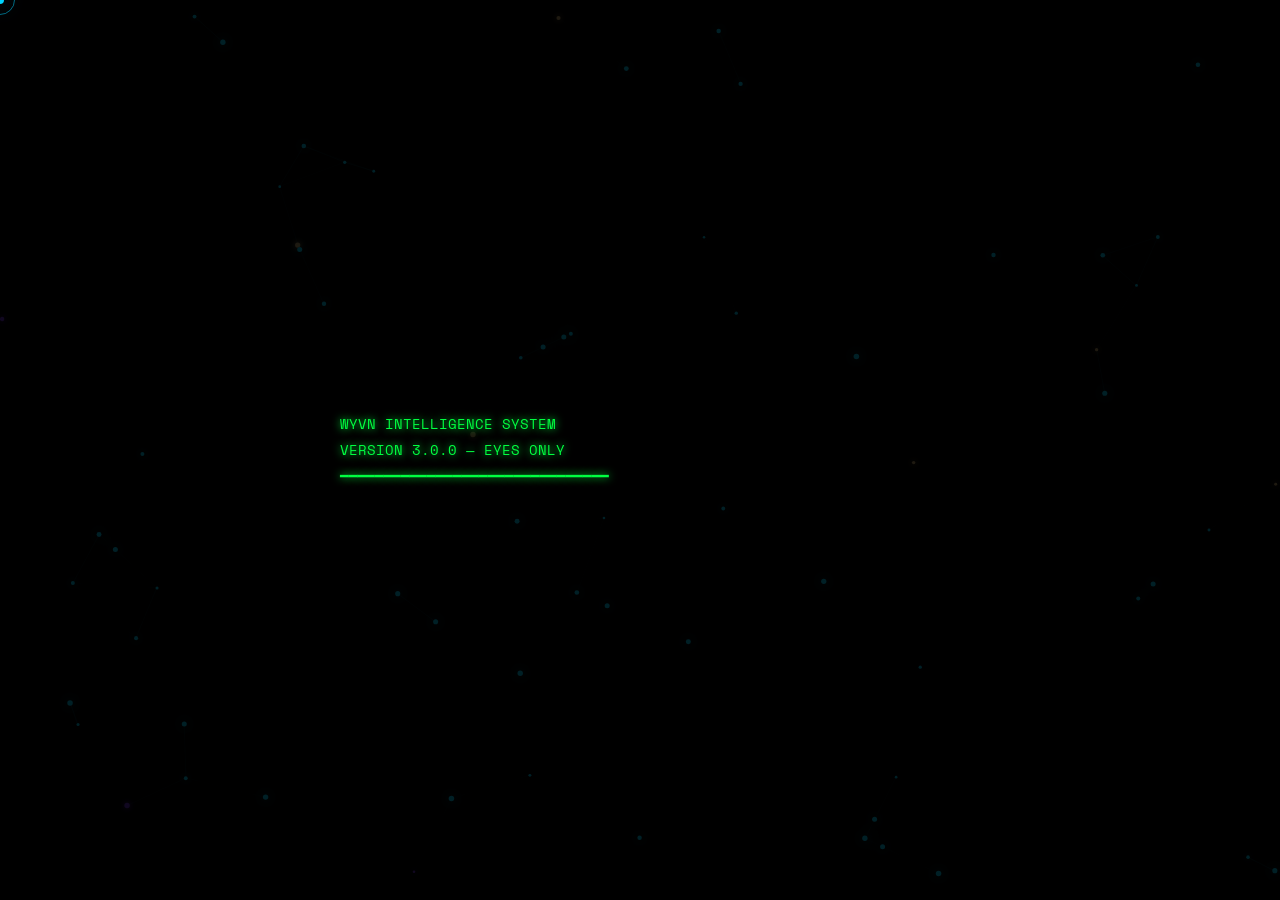
<file: index.html>
<!DOCTYPE html>
<html lang="en">
<head>
  <meta charset="UTF-8"/>
  <meta name="viewport" content="width=device-width, initial-scale=1.0"/>
  <title>WYVN — We Build What Doesn't Exist Yet</title>
  <meta name="description" content="WYVN is a cinematic web design & AI agency powered by ONYX Intelligence. Houston, TX. We build what doesn't exist yet."/>
  <meta property="og:title" content="WYVN — We Build What Doesn't Exist Yet"/>
  <meta property="og:description" content="Cinematic web design & AI agency. Powered by ONYX. Houston, TX."/>
  <meta property="og:image" content="https://wyvn.io/og-image.jpg"/>
  <meta property="og:url" content="https://wyvn.io"/>
  <meta name="twitter:card" content="summary_large_image"/>
  <link rel="preconnect" href="https://fonts.googleapis.com"/>
  <link rel="preconnect" href="https://fonts.gstatic.com" crossorigin/>
  <link href="https://fonts.googleapis.com/css2?family=Playfair+Display:ital,wght@0,400;0,700;0,900;1,400;1,700;1,900&family=Space+Grotesk:wght@300;400;500;600;700&family=Space+Mono:wght@400;700&display=swap" rel="stylesheet"/>
  <link rel="stylesheet" href="styles.css"/>
</head>
<body>

<!-- CURSOR -->
<div id="cursor-dot"></div>
<div id="cursor-ring"></div>
<canvas id="cursor-trail"></canvas>

<!-- FILM GRAIN -->
<canvas id="grain-canvas"></canvas>

<!-- SCAN LINE -->
<div id="scan-line"></div>

<!-- VIGNETTE -->
<div id="vignette"></div>

<!-- SOCIAL PROOF -->
<div id="social-proof-container"></div>

<!-- ═══ ENTRY SCREEN ═══ -->
<div id="entry-screen">
  <canvas id="particle-canvas-entry"></canvas>
  <div id="boot-terminal"><div id="boot-lines"></div></div>
  <div id="entry-wordmark" class="hidden">
    <div class="wordmark-text">W<span class="gold">Y</span>VN</div>
    <div class="wordmark-sub">Web Services &amp; AI Design Studio</div>
  </div>
  <div id="entry-btn-wrap" class="hidden">
    <div id="entry-speech" class="hidden"></div>
    <button id="entry-btn">
      <span class="entry-btn-inner">VERIFY</span>
      <div class="entry-btn-ring"></div>
    </button>
  </div>
</div>

<!-- GLITCH + BARS -->
<div id="glitch-overlay"></div>
<div id="cinematic-bars">
  <div class="bar bar-top"></div>
  <div class="bar bar-bottom"></div>
</div>

<!-- ═══ MAIN SITE ═══ -->
<div id="main-site" class="hidden">

  <canvas id="particle-canvas"></canvas>

  <!-- NAV -->
  <nav id="navbar">
    <div class="nav-inner">
      <a href="#hero" class="nav-logo">W<span class="gold">Y</span>VN</a>
      <div class="nav-links">
        <a href="#onyx-section" class="nav-link magnetic">ONYX</a>
        <a href="#demo-section" class="nav-link magnetic">Demo</a>
        <a href="#services-section" class="nav-link magnetic">Services</a>
        <a href="#pricing-section" class="nav-link magnetic">Pricing</a>
        <a href="#contact-section" class="btn-nav magnetic">Get Started</a>
      </div>
      <button class="hamburger" id="hamburger"><span></span><span></span><span></span></button>
    </div>
  </nav>
  <div id="mobile-nav">
    <a href="#onyx-section" class="mob-link">ONYX</a>
    <a href="#demo-section" class="mob-link">Demo</a>
    <a href="#services-section" class="mob-link">Services</a>
    <a href="#pricing-section" class="mob-link">Pricing</a>
    <a href="#contact-section" class="mob-link cyan">Get Started</a>
  </div>

  <!-- HERO -->
  <section id="hero">
    <div class="hero-content">
      <p class="hero-eyebrow reveal-text">Houston, TX · Est. 2025 · Powered by ONYX AI</p>
      <div class="active-badge reveal-text">
        <span class="active-dot"></span>
        <span id="active-visitors-count">1</span> people viewing right now
      </div>
      <h1 class="hero-headline">
        <span class="reveal-line"><span>We build what</span></span>
        <span class="reveal-line gold-italic"><span>doesn't exist yet.</span></span>
      </h1>
      <p class="hero-body reveal-text">Two creatives. One AI named ONYX. A shared obsession with building digital experiences that stop Fortune 500 CMOs cold and start conversations in boardrooms.</p>
      <div class="hero-btns reveal-text">
        <button class="btn-primary magnetic" id="audit-trigger"><span>Let ONYX See Your Site</span><div class="btn-glow"></div></button>
        <a href="#services-section" class="btn-ghost magnetic"><span>Our Services</span></a>
      </div>
      <div class="scroll-indicator"><div class="scroll-line-v"></div><span>SCROLL</span></div>
    </div>
  </section>

  <!-- TICKER -->
  <div class="ticker-strip">
    <div class="ticker-track">
      <span>WYVN</span><span class="sep">·</span><span>Web Design</span><span class="sep">·</span><span>AI Integration</span><span class="sep">·</span><span>ONYX</span><span class="sep">·</span><span>Brand Identity</span><span class="sep">·</span><span>Digital Growth</span><span class="sep">·</span><span>Custom Code</span><span class="sep">·</span><span>No Templates</span><span class="sep">·</span><span>Houston TX</span><span class="sep">·</span><span>Fortune 500 Ready</span><span class="sep">·</span><span>Never Been Done</span><span class="sep">·</span>
      <span>WYVN</span><span class="sep">·</span><span>Web Design</span><span class="sep">·</span><span>AI Integration</span><span class="sep">·</span><span>ONYX</span><span class="sep">·</span><span>Brand Identity</span><span class="sep">·</span><span>Digital Growth</span><span class="sep">·</span><span>Custom Code</span><span class="sep">·</span><span>No Templates</span><span class="sep">·</span><span>Houston TX</span><span class="sep">·</span><span>Fortune 500 Ready</span><span class="sep">·</span><span>Never Been Done</span><span class="sep">·</span>
    </div>
  </div>

  <!-- ONYX SECTION -->
  <section id="onyx-section" class="section">
    <div class="section-inner">
      <div class="onyx-left">
        <p class="section-tag reveal-text">ONYX — Intelligence Layer</p>
        <h2 class="section-headline">
          <span class="reveal-line"><span>Not a chatbot.</span></span>
          <span class="reveal-line gold-italic"><span>A co-pilot.</span></span>
        </h2>
        <p class="section-body reveal-text">ONYX watches every visit. Reads scroll depth, hover time, cursor hesitation. By the time a prospect hits contact, their custom proposal is already drafted. Not a feature — a new category.</p>
        <div class="onyx-badge reveal-text"><span class="badge-dot"></span>Powered by Claude AI · ElevenLabs Voice</div>
      </div>
      <div class="onyx-right">
        <div class="onyx-entity"><canvas id="onyx-canvas"></canvas></div>
      </div>
    </div>
    <div class="onyx-chat-wrap">
      <div class="onyx-chat-panel" id="onyx-chat">
        <div class="chat-header">
          <div class="chat-title"><span class="chat-pulse"></span><span>ONYX // LIVE</span></div>
          <div class="chat-header-right"><button class="voice-btn" id="voice-toggle" title="Toggle Voice">🔈</button></div>
        </div>
        <div class="chat-messages" id="chat-messages">
          <div class="chat-msg onyx-msg"><span class="msg-label">ONYX</span><p>I've been watching this visit. You didn't end up here by accident. What's actually going on with your website?</p></div>
        </div>
        <div class="chat-input-row">
          <input type="text" id="chat-input" placeholder="Talk to ONYX..." autocomplete="off"/>
          <button id="chat-send" class="magnetic"><svg width="18" height="18" viewBox="0 0 18 18" fill="none"><path d="M2 9h14M9 3l6 6-6 6" stroke="currentColor" stroke-width="1.5" stroke-linecap="round" stroke-linejoin="round"/></svg></button>
        </div>
      </div>
    </div>
  </section>

  <!-- AUDIT DEMO -->
  <section id="demo-section" class="section section-dark">
    <div class="section-inner centered">
      <p class="section-tag reveal-text">ONYX AUDIT ENGINE</p>
      <h2 class="section-headline centered-h">
        <span class="reveal-line"><span>Drop your URL.</span></span>
        <span class="reveal-line gold-italic"><span>ONYX does the rest.</span></span>
      </h2>
      <p class="section-body centered-b reveal-text">Real Google PageSpeed data. Real scores. Real recommendations. In seconds.</p>
      <div class="audit-box reveal-text">
        <div class="audit-input-row">
          <input type="url" id="audit-url" placeholder="https://yourwebsite.com" class="audit-input"/>
          <button id="audit-btn" class="btn-primary magnetic"><span id="audit-btn-text">Run Audit</span><div class="btn-glow"></div></button>
        </div>
        <div id="audit-results" class="audit-results hidden"></div>
      </div>
    </div>
  </section>

  <!-- PHILOSOPHY QUOTE -->
  <section class="section-quote">
    <div class="quote-inner">
      <div class="quote-line"></div>
      <blockquote class="reveal-text">"Most agencies build websites. We build the thing your competitor is going to be furious they didn't think of first."</blockquote>
      <cite class="reveal-text">WYVN — Brand Philosophy</cite>
      <div class="quote-line"></div>
    </div>
  </section>

  <!-- STATS -->
  <section class="section-stats">
    <div class="stats-inner">
      <div class="stat-item reveal-text">
        <div class="stat-number" data-target="48" data-suffix="hr">0</div>
        <div class="stat-label">First Draft Delivered</div>
      </div>
      <div class="stat-item reveal-text">
        <div class="stat-number" data-target="0" data-suffix="%">0</div>
        <div class="stat-label">Templates Ever Used</div>
      </div>
      <div class="stat-item reveal-text">
        <div class="stat-number" data-target="100" data-suffix="%">0</div>
        <div class="stat-label">Custom-Coded</div>
      </div>
      <div class="stat-item reveal-text">
        <div class="stat-number" data-target="3.2" data-suffix="x" data-decimals="1">0</div>
        <div class="stat-label">Avg. Conversion Lift</div>
      </div>
    </div>
  </section>

  <!-- SERVICES -->
  <section id="services-section" class="section">
    <div class="section-inner">
      <div class="section-header">
        <p class="section-tag reveal-text">What We Do</p>
        <h2 class="section-headline">
          <span class="reveal-line"><span>Services built for</span></span>
          <span class="reveal-line gold-italic"><span>serious growth.</span></span>
        </h2>
      </div>
      <div class="services-grid">
        <div class="service-card reveal-text">
          <div class="service-icon">⬡</div>
          <h3>Cinematic Web Design</h3>
          <p>Custom-coded digital experiences. No templates. No WordPress. Pure craft — every interaction intentional.</p>
        </div>
        <div class="service-card reveal-text">
          <div class="service-icon">◈</div>
          <h3>ONYX AI Integration</h3>
          <p>Wire your site to Claude AI + ElevenLabs voice. Real intelligence that qualifies leads while you sleep.</p>
        </div>
        <div class="service-card reveal-text">
          <div class="service-icon">◎</div>
          <h3>Brand Identity</h3>
          <p>Logo, color systems, typography, motion principles. A visual language built to own your market.</p>
        </div>
        <div class="service-card reveal-text">
          <div class="service-icon">◇</div>
          <h3>Performance Optimization</h3>
          <p>PageSpeed 95+. Core Web Vitals dialed. Your site loads in under 2 seconds on 4G. Non-negotiable.</p>
        </div>
        <div class="service-card reveal-text">
          <div class="service-icon">◉</div>
          <h3>Conversion Architecture</h3>
          <p>Every element placed to move visitors toward one thing: becoming your client. We design the funnel.</p>
        </div>
        <div class="service-card reveal-text">
          <div class="service-icon">⬢</div>
          <h3>Monthly Partnership</h3>
          <p>Updates, reports, ONYX iterations, A/B testing. We stay active in your growth — not just your launch.</p>
        </div>
      </div>
    </div>
  </section>

  <!-- PRICING -->
  <section id="pricing-section" class="section section-dark">
    <div class="section-inner">
      <div class="section-header centered-h">
        <p class="section-tag reveal-text">Investment</p>
        <h2 class="section-headline centered-h">
          <span class="reveal-line"><span>One price.</span></span>
          <span class="reveal-line gold-italic"><span>No surprises.</span></span>
        </h2>
      </div>
      <div class="pricing-grid">
        <div class="pricing-card reveal-text">
          <div class="pricing-tag">STARTER</div>
          <div class="pricing-price">$1,500</div>
          <div class="pricing-period">one-time</div>
          <ul class="pricing-list">
            <li>5-page custom website</li>
            <li>Mobile-first design</li>
            <li>SEO foundation</li>
            <li>SSL + hosting setup</li>
            <li>30 days support</li>
          </ul>
          <a href="#contact-section" class="btn-ghost magnetic">Get Started</a>
        </div>
        <div class="pricing-card featured reveal-text">
          <div class="pricing-badge">MOST POPULAR</div>
          <div class="pricing-tag">GROWTH</div>
          <div class="pricing-price">$3,500</div>
          <div class="pricing-period">one-time</div>
          <ul class="pricing-list">
            <li>10-page custom website</li>
            <li>Full brand identity</li>
            <li>SEO + speed optimization</li>
            <li>ONYX AI integrated</li>
            <li>90 days support</li>
            <li>Monthly performance reports</li>
          </ul>
          <a href="#contact-section" class="btn-primary magnetic"><span>Choose Growth</span><div class="btn-glow"></div></a>
        </div>
        <div class="pricing-card reveal-text">
          <div class="pricing-tag">EMPIRE</div>
          <div class="pricing-price">Custom</div>
          <div class="pricing-period">quote</div>
          <ul class="pricing-list">
            <li>Unlimited scope</li>
            <li>E-commerce + custom apps</li>
            <li>Full ONYX AI suite</li>
            <li>Ongoing monthly partnership</li>
            <li>Priority support</li>
          </ul>
          <a href="#contact-section" class="btn-ghost magnetic">Talk to WYVN</a>
        </div>
      </div>
    </div>
  </section>

  <!-- TESTIMONIALS -->
  <section id="testimonials-section" class="section">
    <div class="section-inner">
      <p class="section-tag reveal-text centered-h">What Clients Say</p>
      <div class="testimonials-grid">
        <div class="testimonial-card reveal-text">
          <div class="testimonial-stars">★★★★★</div>
          <p>"WYVN didn't build us a website. They built us a weapon. Our inquiry rate doubled in the first month."</p>
          <div class="testimonial-author"><span class="author-name">Marcus T.</span><span class="author-role">CEO, Apex Ventures · Houston, TX</span></div>
        </div>
        <div class="testimonial-card reveal-text">
          <div class="testimonial-stars">★★★★★</div>
          <p>"ONYX literally pre-qualified three clients while I was on a flight. I landed with a proposal already in my inbox."</p>
          <div class="testimonial-author"><span class="author-name">Jordan R.</span><span class="author-role">Founder, Cascade Media · Austin, TX</span></div>
        </div>
        <div class="testimonial-card reveal-text">
          <div class="testimonial-stars">★★★★★</div>
          <p>"I've worked with 4 agencies. WYVN is in a different category entirely. The site feels like it shouldn't exist."</p>
          <div class="testimonial-author"><span class="author-name">Sarah K.</span><span class="author-role">CMO, Meridian Group · Dallas, TX</span></div>
        </div>
      </div>
    </div>
  </section>

  <!-- CONTACT -->
  <section id="contact-section" class="section">
    <div class="section-inner">
      <div class="contact-grid">
        <div class="contact-left">
          <p class="section-tag reveal-text">Start a Project</p>
          <h2 class="section-headline">
            <span class="reveal-line"><span>Ready to build</span></span>
            <span class="reveal-line gold-italic"><span>something impossible?</span></span>
          </h2>
          <p class="section-body reveal-text">ONYX is already watching this session. Fill in the form — your personalized proposal will be generated in real-time by the time you hit send.</p>
          <div class="contact-info reveal-text">
            <a href="mailto:hello@wyvn.io" class="contact-link">hello@wyvn.io</a>
            <span class="contact-divider">·</span>
            <span class="contact-location">Houston, TX</span>
          </div>
        </div>
        <div class="contact-right">
          <form id="contact-form" class="contact-form">
            <div class="form-row">
              <input type="text" name="name" placeholder="Your Name" required class="form-input"/>
              <input type="email" name="email" placeholder="Email Address" required class="form-input"/>
            </div>
            <input type="text" name="company" placeholder="Company / Project Name" class="form-input"/>
            <input type="url" name="url" placeholder="Your current website (optional)" class="form-input"/>
            <select name="package" class="form-input">
              <option value="" disabled selected>Which package interests you?</option>
              <option value="Starter">Starter — $1,500</option>
              <option value="Growth">Growth — $3,500 (Most Popular)</option>
              <option value="Empire">Empire — Custom Quote</option>
            </select>
            <textarea name="goal" placeholder="What do you want this site to DO for your business?" class="form-input form-textarea" rows="4"></textarea>
            <button type="submit" class="btn-primary magnetic form-submit">
              <span id="form-btn-text">SEND TO ONYX</span>
              <div class="btn-glow"></div>
            </button>
          </form>
          <div id="form-success" class="form-success hidden">
            <div class="success-icon">◎</div>
            <h3>ONYX has your submission.</h3>
            <p>Your personalized proposal, generated just for you:</p>
            <div class="proposal-block">
              <p id="proposal-text" class="proposal-text"></p>
            </div>
            <p class="success-sub">Sebastian will reach out within 24 hours. Watch hello@wyvn.io.</p>
          </div>
        </div>
      </div>
    </div>
  </section>

  <!-- FOOTER -->
  <footer id="footer">
    <div class="footer-inner">
      <div class="footer-logo">W<span class="gold">Y</span>VN</div>
      <p class="footer-tagline">We Build What Doesn't Exist Yet.</p>
      <div class="footer-links">
        <a href="mailto:hello@wyvn.io">hello@wyvn.io</a>
        <span>·</span>
        <a href="mailto:legal@wyvn.io">legal@wyvn.io</a>
        <span>·</span>
        <span>Houston, TX</span>
      </div>
      <p class="footer-copy">© 2025 WYVN. All rights reserved. Powered by ONYX.</p>
    </div>
  </footer>

</div><!-- /main-site -->

<!-- FLOATING ONYX PANEL -->
<div id="onyx-float" class="onyx-float">
  <div class="float-header">
    <span class="chat-pulse"></span>
    <span>ONYX</span>
    <button id="float-close">×</button>
  </div>
  <p id="float-msg" class="float-msg">I'm watching this session. What brought you here today?</p>
  <div class="float-input-row">
    <input type="text" id="float-input" placeholder="Ask ONYX..."/>
    <button id="float-send">→</button>
  </div>
</div>
<button id="onyx-reopen" class="onyx-reopen hidden">
  <span class="chat-pulse"></span>ONYX
</button>

<script src="script.js" type="module"></script>
</body>
</html>
</file>
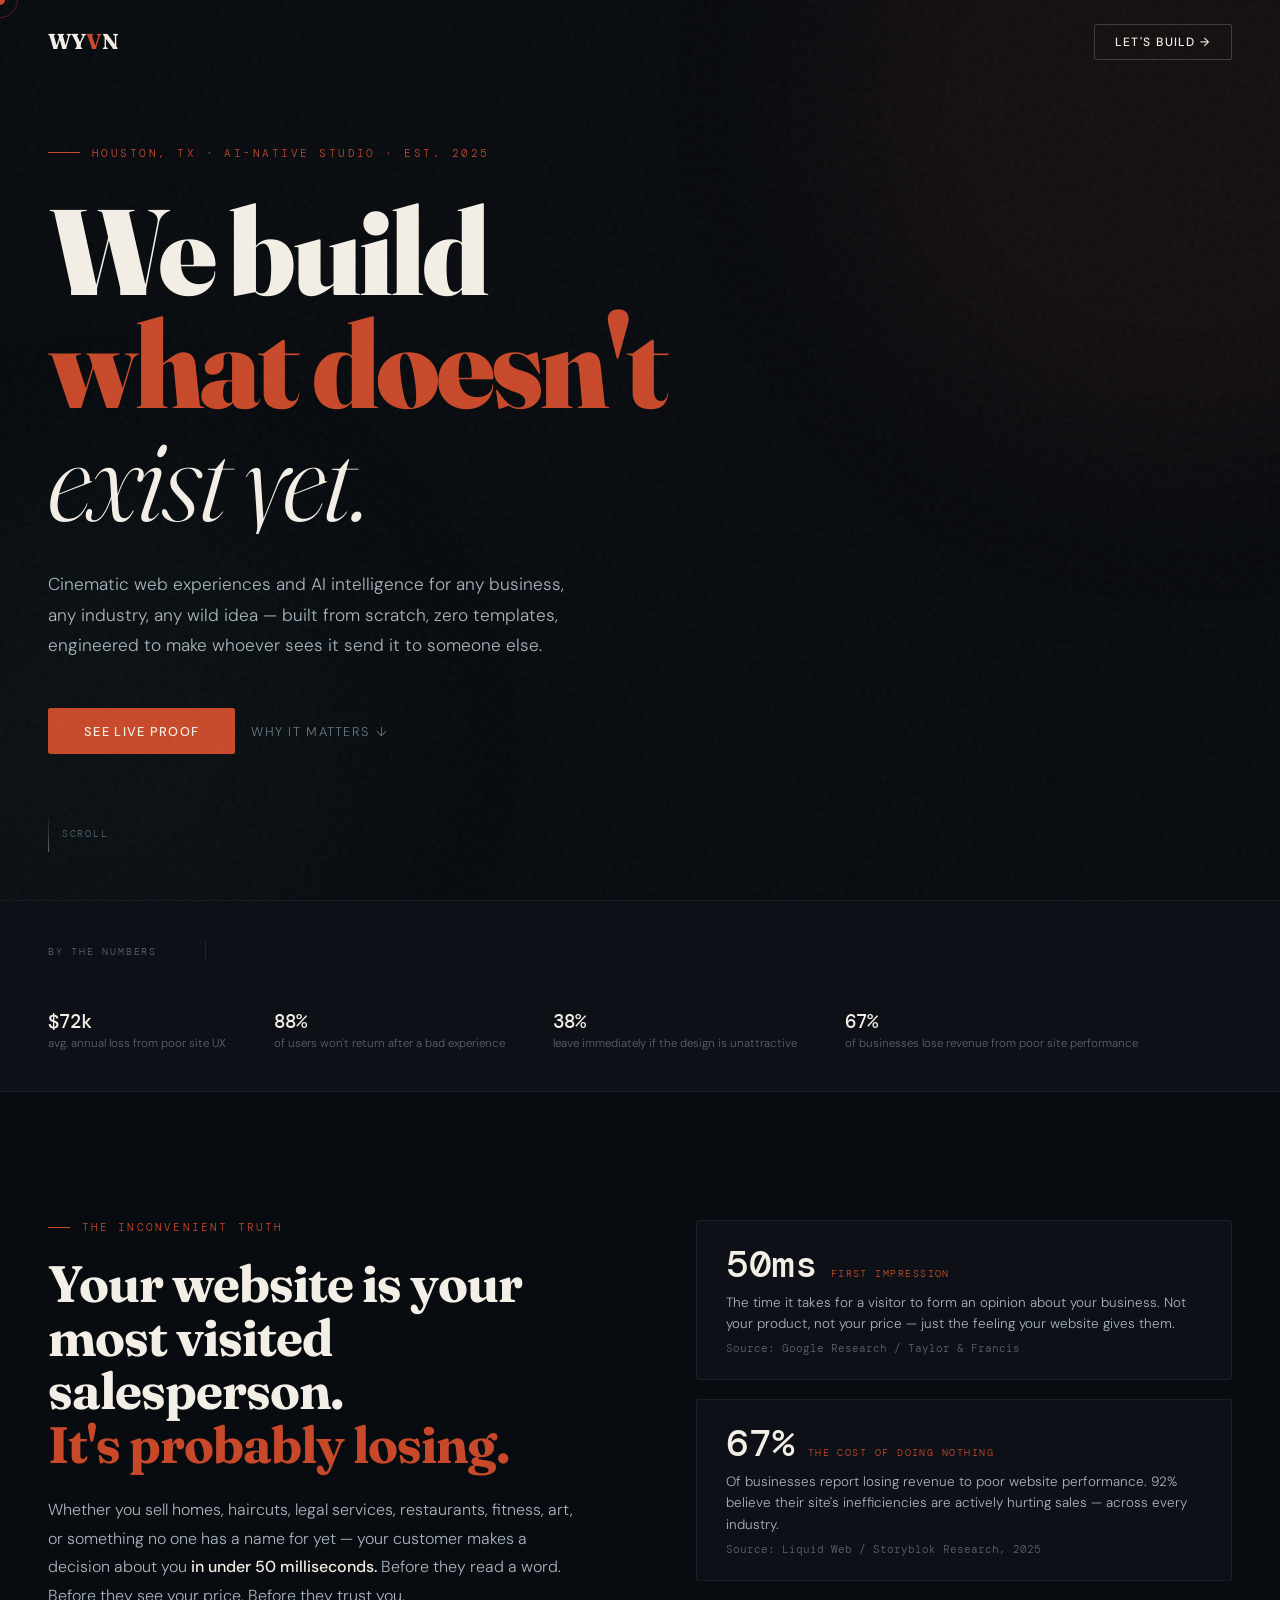
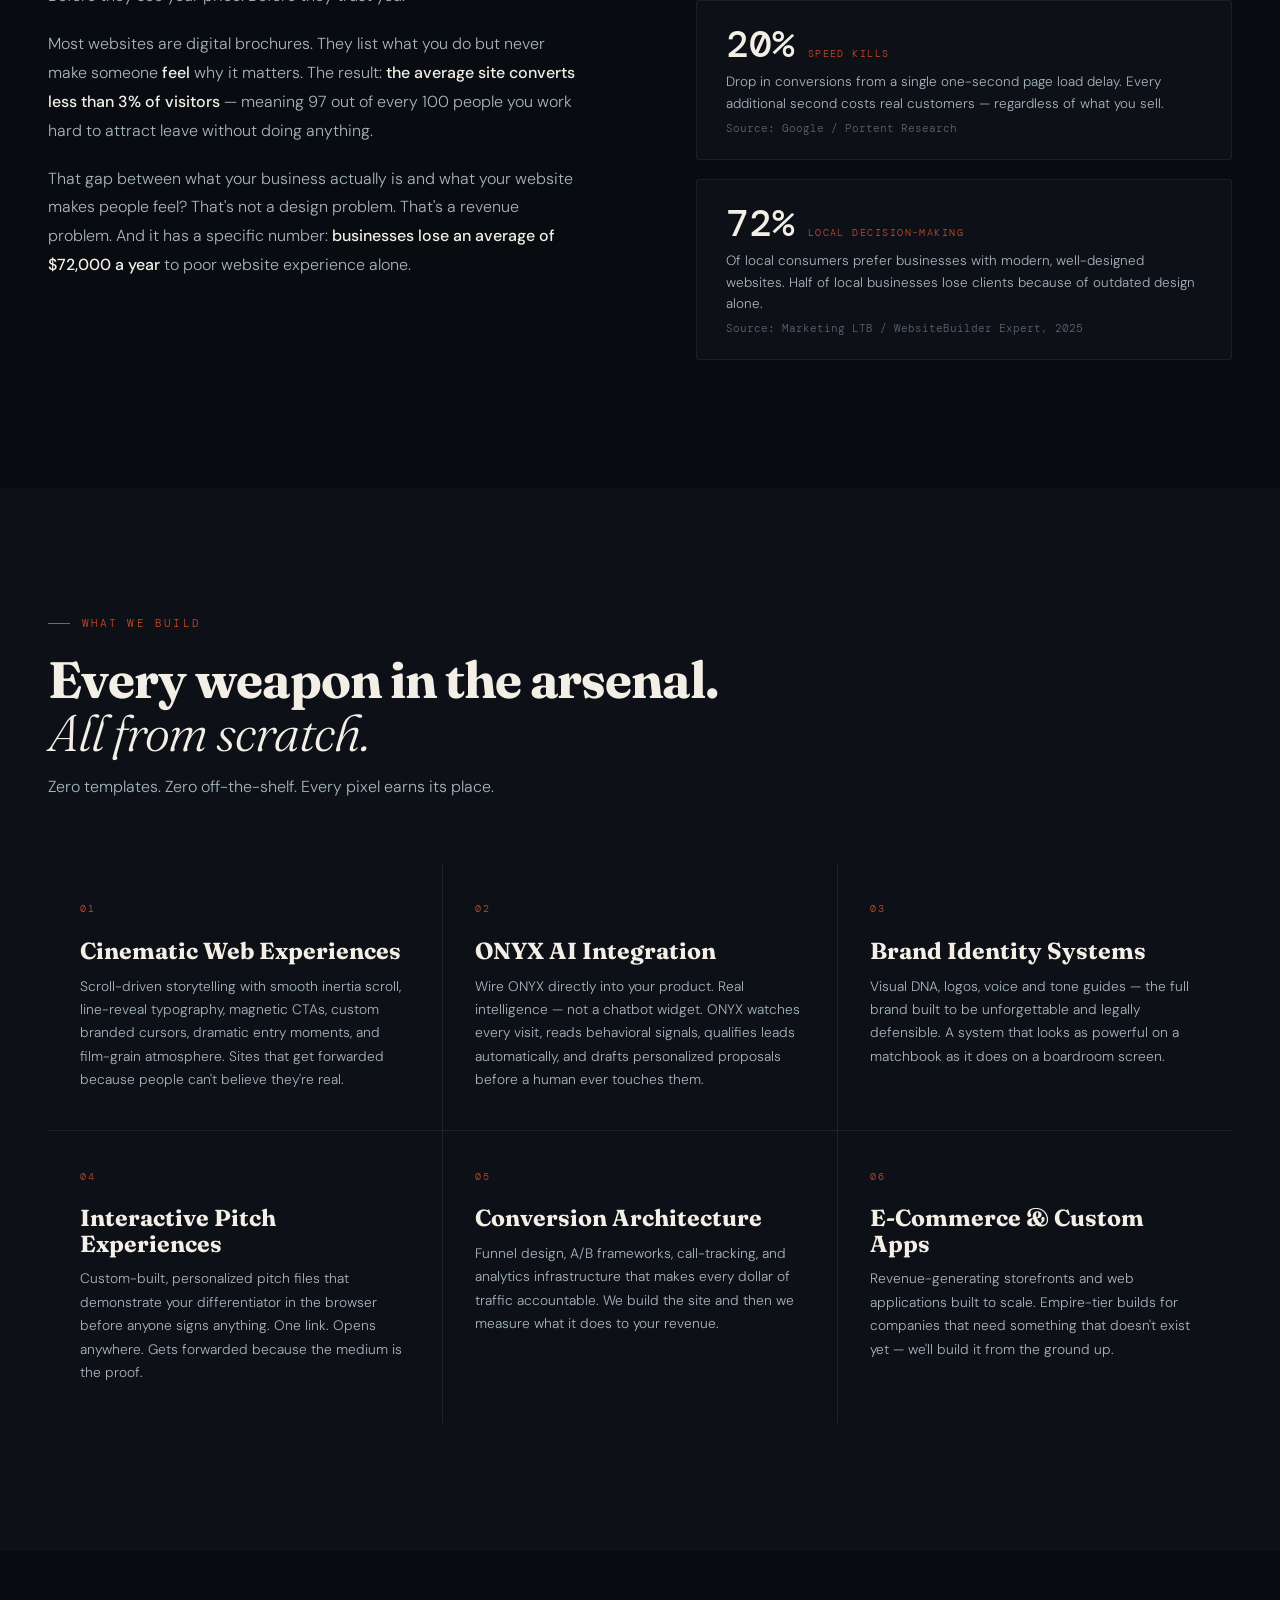
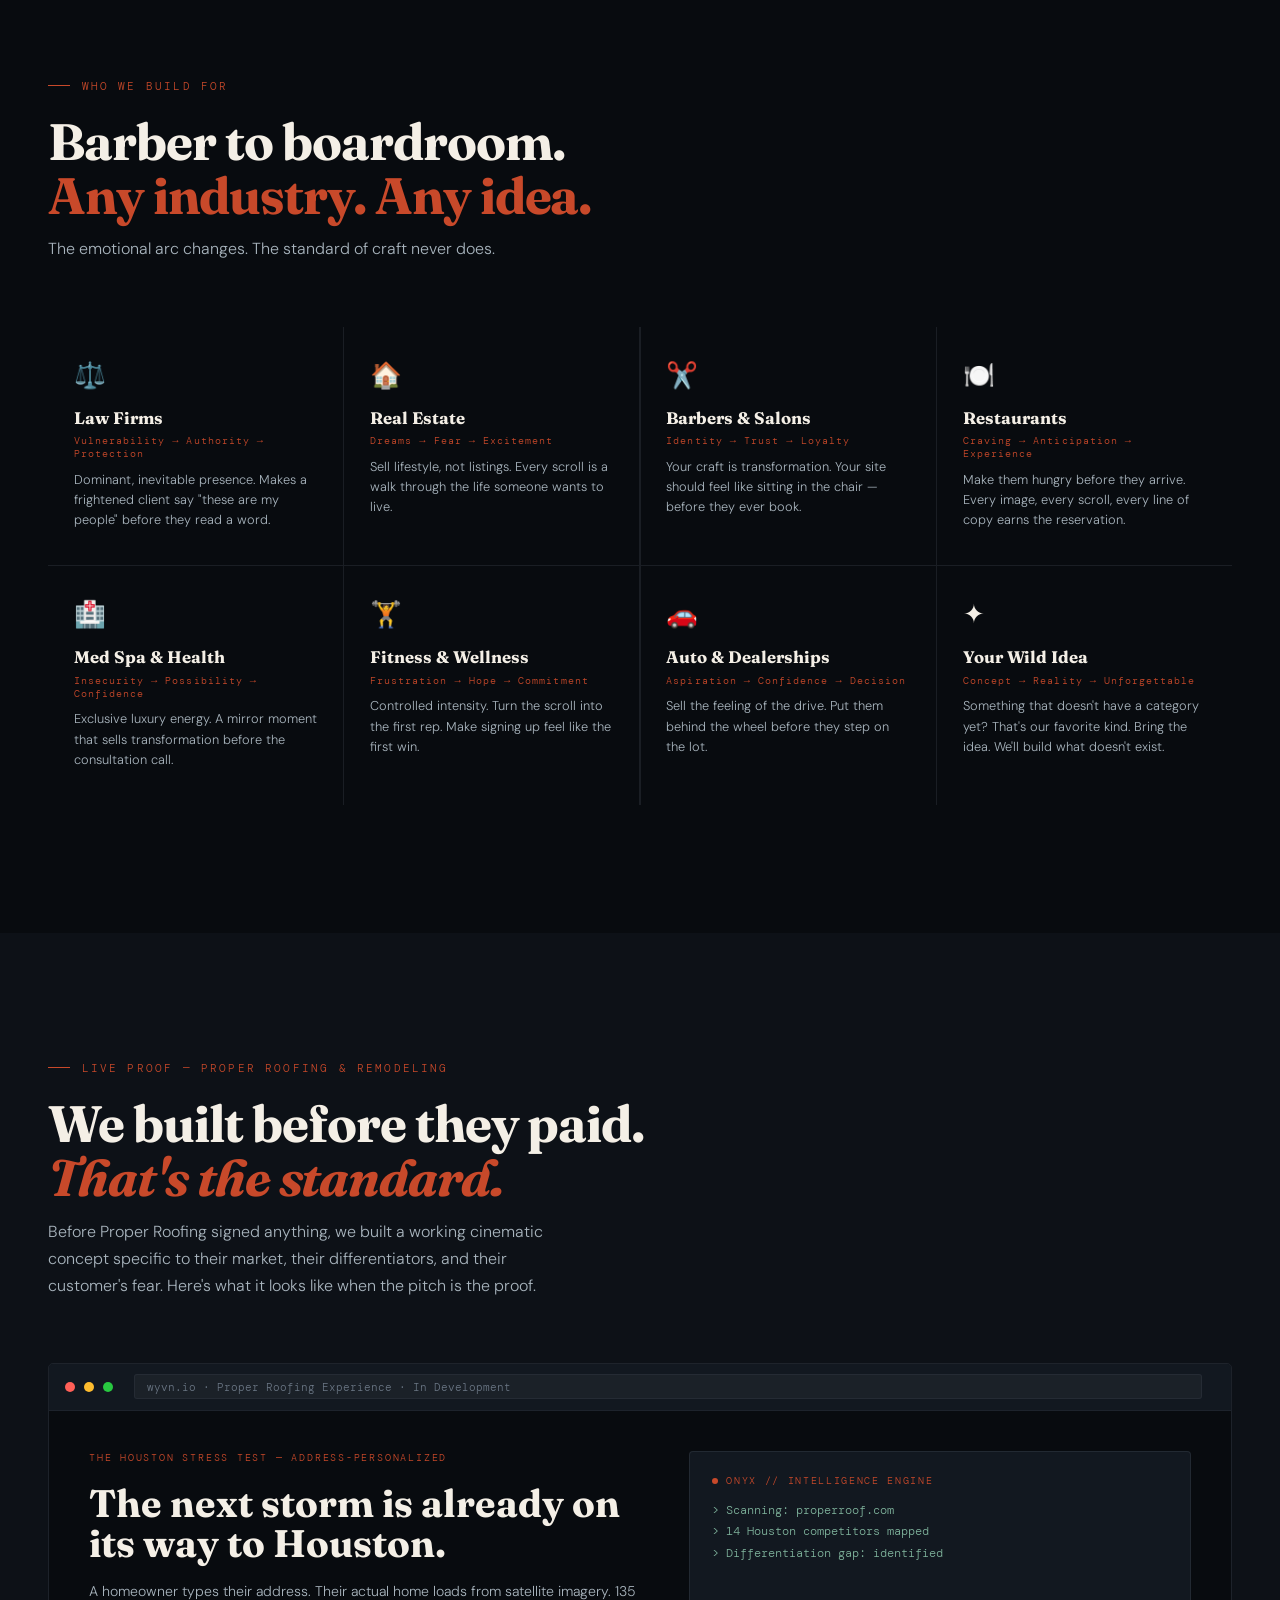
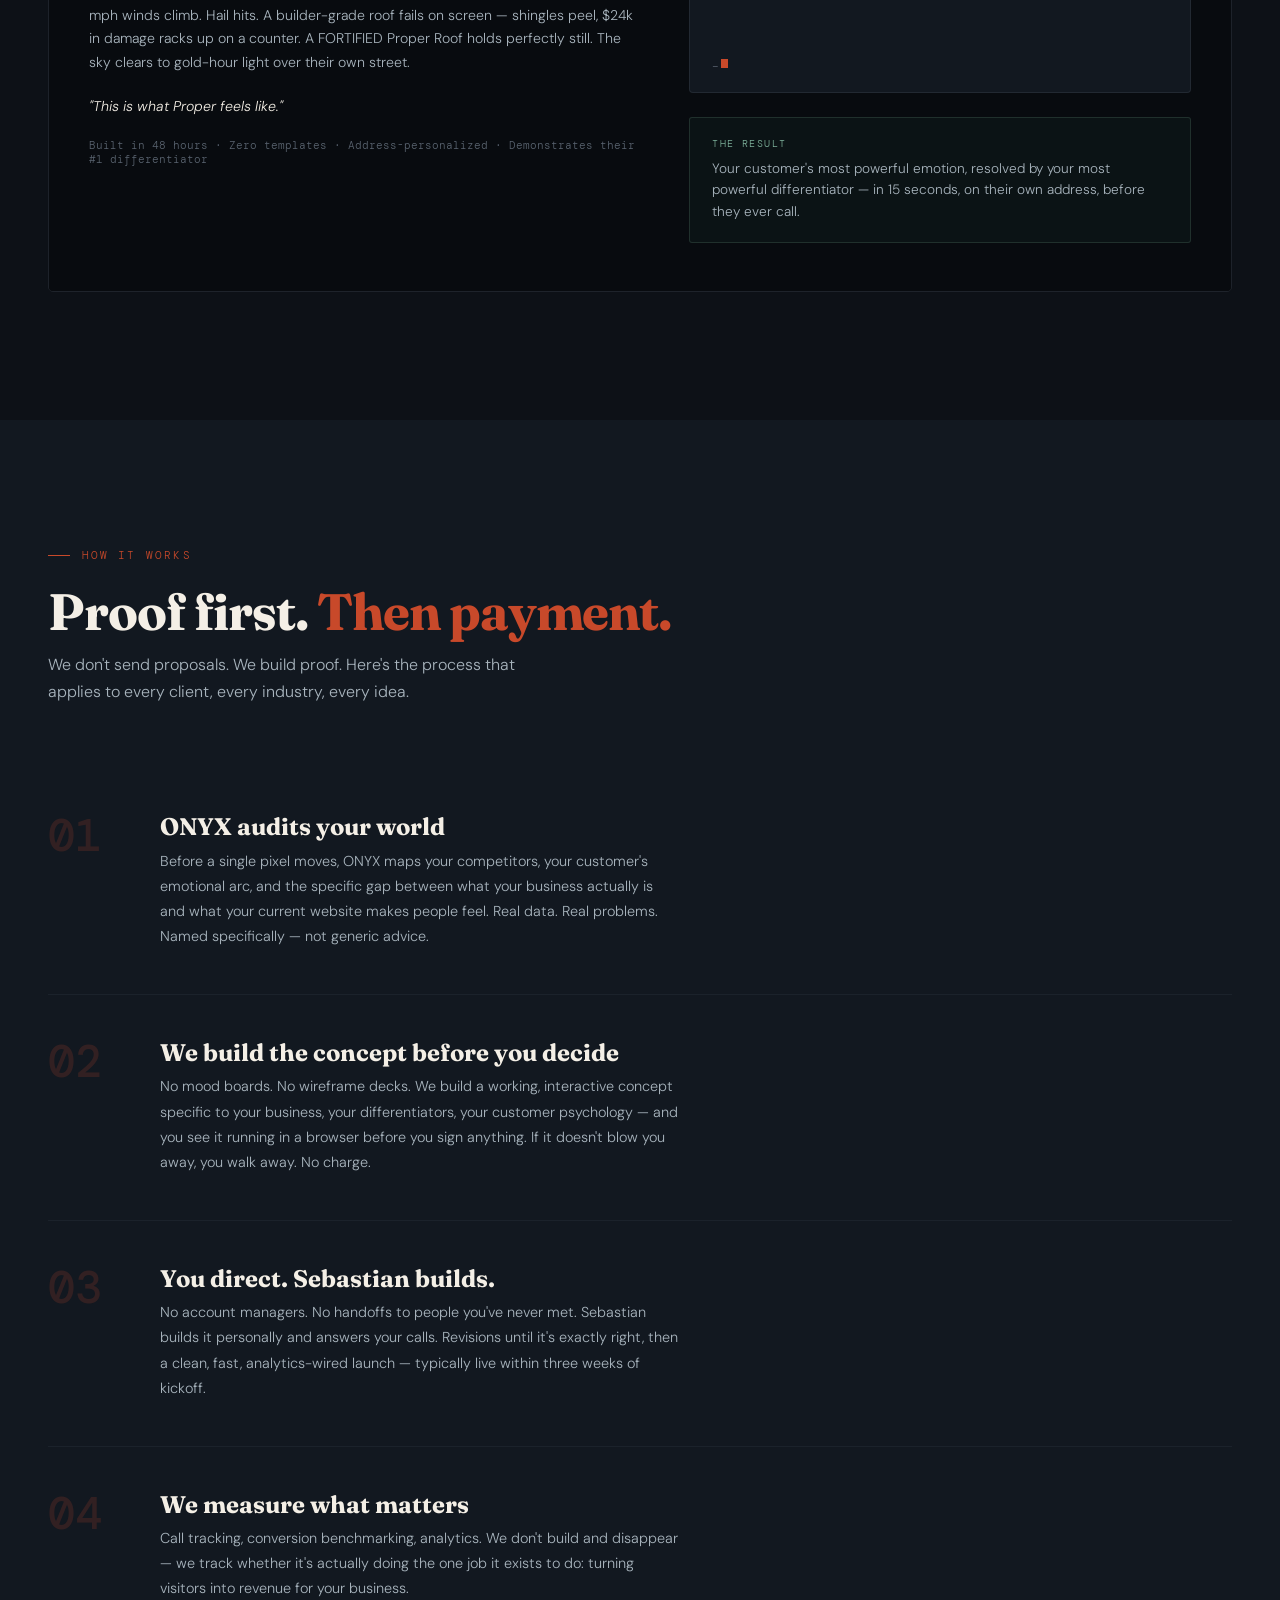
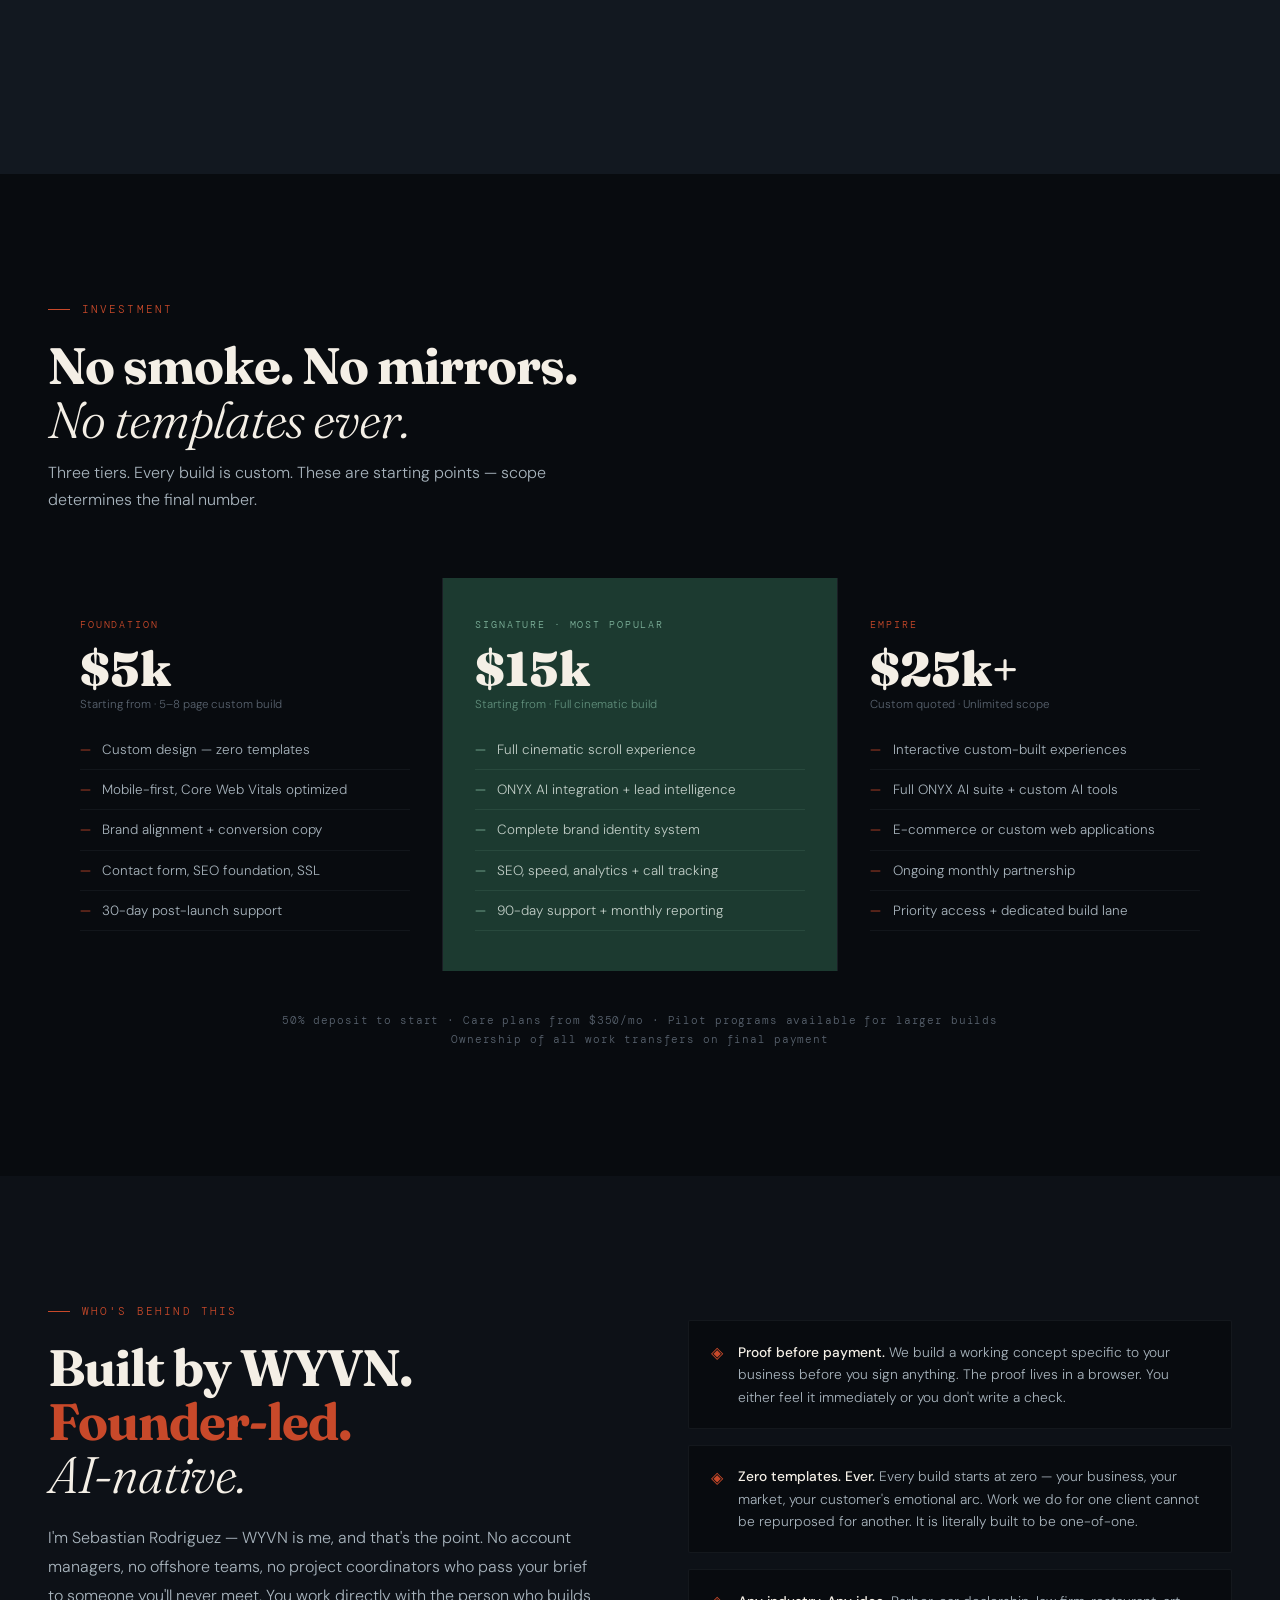
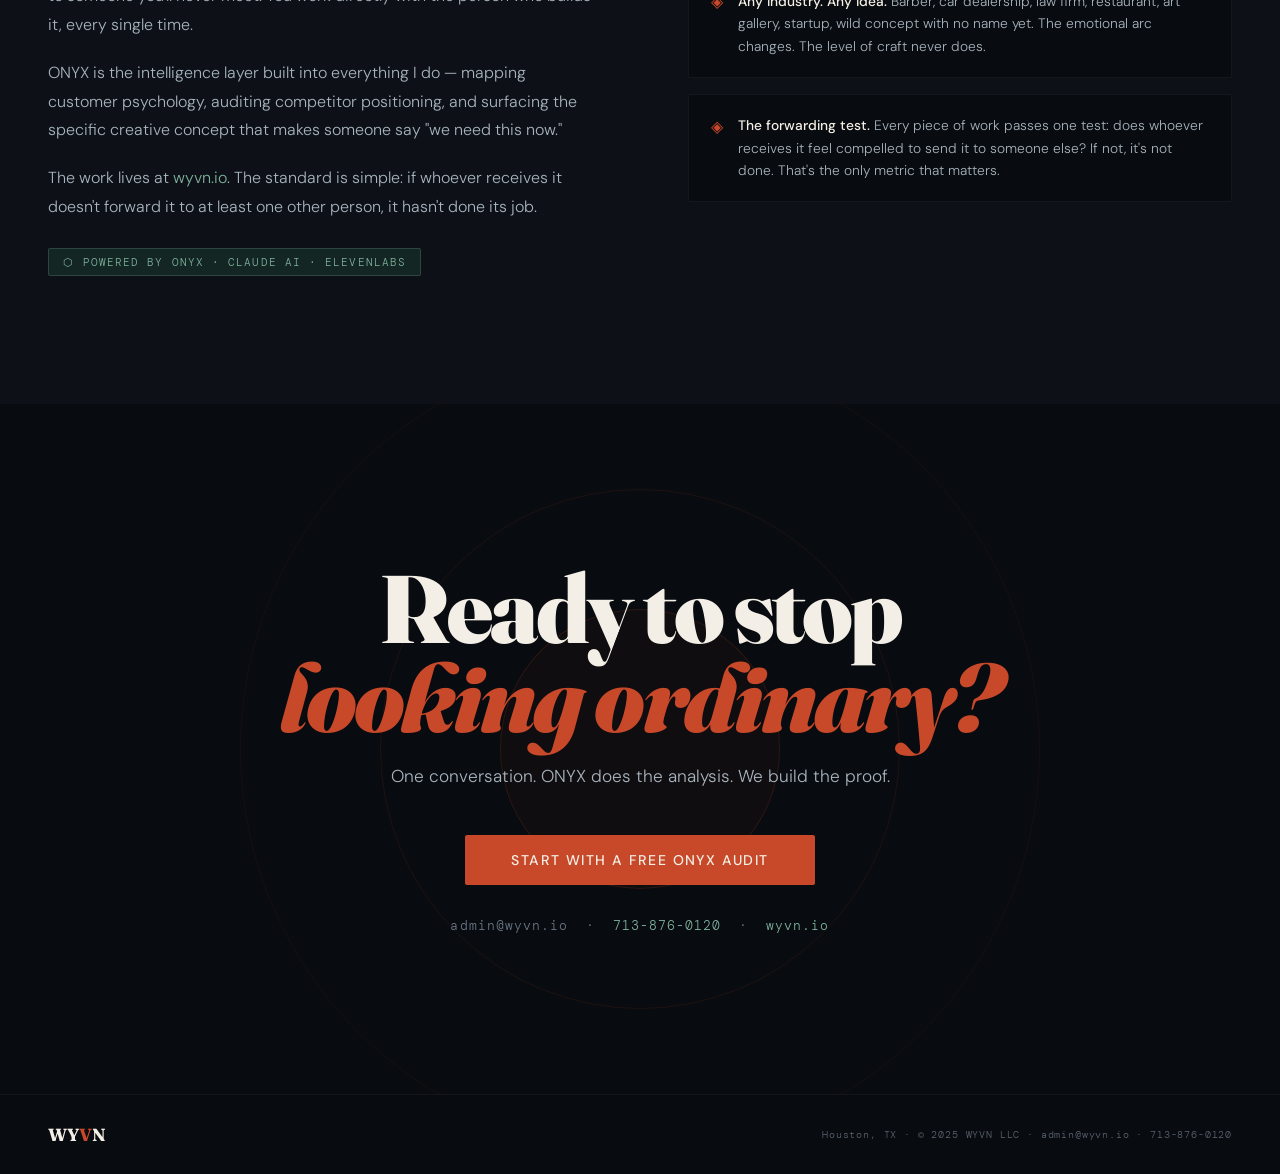
<file: pitch.html>
<!DOCTYPE html>
<!-- cache-bust: 1781621689 -->
<html lang="en">
<head>
<meta charset="UTF-8">
<meta name="viewport" content="width=device-width, initial-scale=1.0">
<title>WYVN — The Pitch | Built Before You Pay</title>
<link rel="preconnect" href="https://fonts.googleapis.com">
<link rel="preconnect" href="https://fonts.gstatic.com" crossorigin>
<link href="https://fonts.googleapis.com/css2?family=Fraunces:ital,opsz,wght@0,9..144,300;0,9..144,700;0,9..144,900;1,9..144,300;1,9..144,700&family=DM+Sans:wght@300;400;500&family=DM+Mono:wght@400;500&display=swap" rel="stylesheet">
<style>
*,*::before,*::after{margin:0;padding:0;box-sizing:border-box}
:root{
  --bg:#080B0F;--bg2:#0D1117;--bg3:#121820;
  --ember:#C8492A;--ember2:#E05A38;
  --limestone:#F4EFE6;--zinc:#6B7785;
  --pine:#1C3A30;--pine-lt:#7FB39C;
  --body:#A8B4BD;--muted:#5A6470;
  --serif:'Fraunces',Georgia,serif;
  --sans:'DM Sans',sans-serif;
  --mono:'DM Mono',monospace;
}
html{scroll-behavior:smooth}
body{background:var(--bg);color:var(--limestone);font-family:var(--sans);font-weight:300;overflow-x:hidden;cursor:none}

/* CURSOR */
#cursor{position:fixed;width:10px;height:10px;border-radius:50%;background:var(--ember);pointer-events:none;z-index:9999;transform:translate(-50%,-50%);transition:width .2s,height .2s}
#cursor-ring{position:fixed;width:36px;height:36px;border-radius:50%;border:1px solid rgba(200,73,42,.35);pointer-events:none;z-index:9998;transform:translate(-50%,-50%);will-change:transform}
body.hov #cursor{width:6px;height:6px}
body.hov #cursor-ring{width:52px;height:52px;border-color:rgba(244,239,230,.5)}

/* GRAIN */
body::before{content:'';position:fixed;inset:0;z-index:9000;pointer-events:none;
  background-image:url("data:image/svg+xml,%3Csvg viewBox='0 0 200 200' xmlns='http://www.w3.org/2000/svg'%3E%3Cfilter id='n'%3E%3CfeTurbulence type='fractalNoise' baseFrequency='.85' numOctaves='4' stitchTiles='stitch'/%3E%3C/filter%3E%3Crect width='100%25' height='100%25' filter='url(%23n)'/%3E%3C/svg%3E");
  opacity:.038}

/* PROGRESS */
#prog{position:fixed;top:0;left:0;height:2px;background:var(--ember);z-index:9997;transition:width .08s linear;width:0}

/* NAV */
nav{position:fixed;top:0;left:0;right:0;z-index:900;display:flex;align-items:center;justify-content:space-between;padding:1.5rem 3rem;transition:background .4s,backdrop-filter .4s}
nav.scrolled{background:rgba(8,11,15,.88);backdrop-filter:blur(18px);border-bottom:1px solid rgba(107,119,133,.12)}
.nav-logo{font-family:var(--serif);font-size:1.35rem;font-weight:700;color:var(--limestone);text-decoration:none}
.nav-logo em{color:var(--ember);font-style:normal}
.nav-pill{font-family:var(--sans);font-size:.75rem;font-weight:500;letter-spacing:.12em;text-transform:uppercase;color:var(--limestone);border:1px solid rgba(244,239,230,.2);padding:.55rem 1.3rem;border-radius:2px;text-decoration:none;transition:all .3s;position:relative;overflow:hidden}
.nav-pill::before{content:'';position:absolute;inset:0;background:var(--ember);transform:scaleX(0);transform-origin:left;transition:transform .3s;z-index:0}
.nav-pill span{position:relative;z-index:1}
.nav-pill:hover::before{transform:scaleX(1)}

/* LAYOUT */
section{position:relative;padding:8rem 3rem}
.wrap{max-width:1200px;margin:0 auto}

/* SCROLL ANIMATIONS */
.up{opacity:0;transform:translateY(28px);transition:opacity .75s cubic-bezier(.16,1,.3,1),transform .75s cubic-bezier(.16,1,.3,1)}
.up.on{opacity:1;transform:none}
.up:nth-child(2){transition-delay:.08s}
.up:nth-child(3){transition-delay:.16s}
.up:nth-child(4){transition-delay:.24s}
.lbl{opacity:0;transform:translateX(-14px);transition:opacity .6s,transform .6s;font-family:var(--mono);font-size:.68rem;color:var(--ember);letter-spacing:.2em;text-transform:uppercase;display:flex;align-items:center;gap:.7rem;margin-bottom:1.4rem}
.lbl::before{content:'';width:1.4rem;height:1px;background:var(--ember);flex-shrink:0}
.lbl.on{opacity:1;transform:none}

/* HERO */
#hero{min-height:100vh;display:flex;flex-direction:column;justify-content:center;padding:0 3rem;overflow:hidden}
.h-orb{position:absolute;border-radius:50%;filter:blur(90px);pointer-events:none}
.orb1{width:700px;height:700px;background:rgba(200,73,42,.07);right:-250px;top:-250px}
.orb2{width:500px;height:500px;background:rgba(28,58,48,.12);left:-150px;bottom:-100px}
.h-eye{font-family:var(--mono);font-size:.7rem;color:var(--ember);letter-spacing:.22em;text-transform:uppercase;display:flex;align-items:center;gap:.75rem;margin-bottom:2.2rem;opacity:0}
.h-eye::before{content:'';width:2rem;height:1px;background:var(--ember)}
.h1{font-family:var(--serif);font-size:clamp(4.5rem,9.5vw,9.5rem);font-weight:900;line-height:.93;letter-spacing:-.025em;margin-bottom:2.2rem;max-width:950px}
.h1 .ln{display:block;overflow:hidden}
.h1 .li{display:block;transform:translateY(112%);will-change:transform}
.h1 .em{color:var(--ember)}
.h1 .it{font-style:italic;font-weight:300}
.h-sub{font-size:1.08rem;color:var(--body);line-height:1.75;max-width:540px;margin-bottom:3rem;opacity:0}
.h-ctas{display:flex;gap:1rem;align-items:center;opacity:0}
.btn-e{font-family:var(--sans);font-size:.8rem;font-weight:500;letter-spacing:.1em;text-transform:uppercase;background:var(--ember);color:var(--limestone);padding:.85rem 2.2rem;border-radius:2px;text-decoration:none;transition:all .3s;border:1px solid var(--ember);display:inline-block}
.btn-e:hover{background:transparent;color:var(--ember)}
.btn-g{font-family:var(--sans);font-size:.8rem;letter-spacing:.1em;text-transform:uppercase;color:var(--zinc);text-decoration:none;display:flex;align-items:center;gap:.45rem;transition:color .3s}
.btn-g::after{content:'↓';transition:transform .3s}
.btn-g:hover{color:var(--limestone)}
.scroll-hnt{position:absolute;bottom:3rem;left:3rem;display:flex;align-items:center;gap:.8rem;font-family:var(--mono);font-size:.62rem;letter-spacing:.18em;color:var(--muted);text-transform:uppercase;opacity:0;animation:flt 2.8s ease-in-out infinite}
.s-line{width:1px;height:38px;background:linear-gradient(to bottom,transparent,var(--muted))}
@keyframes flt{0%,100%{transform:translateY(0)}50%{transform:translateY(5px)}}

/* TRUST BAR */
#trust{padding:2.5rem 3rem;background:var(--bg2);border-top:1px solid rgba(107,119,133,.1);border-bottom:1px solid rgba(107,119,133,.1)}
.trust-inner{max-width:1200px;margin:0 auto;display:flex;align-items:center;gap:3rem;flex-wrap:wrap}
.trust-label{font-family:var(--mono);font-size:.62rem;color:var(--muted);letter-spacing:.18em;text-transform:uppercase;white-space:nowrap}
.trust-divider{width:1px;height:20px;background:rgba(107,119,133,.2);flex-shrink:0}
.trust-stats{display:flex;gap:3rem;flex-wrap:wrap}
.t-stat{display:flex;flex-direction:column;gap:.15rem}
.t-num{font-family:var(--mono);font-size:1.2rem;font-weight:500;color:var(--limestone)}
.t-lbl{font-size:.72rem;color:var(--muted)}

/* TRUTH SECTION — universal, no industry data */
#truth{background:var(--bg)}
.truth-grid{display:grid;grid-template-columns:1fr 1fr;gap:7rem;align-items:start}
.truth-h2{font-family:var(--serif);font-size:clamp(2.2rem,4vw,3.8rem);font-weight:700;line-height:1.05;letter-spacing:-.02em;margin-bottom:1.5rem}
.truth-body{color:var(--body);line-height:1.8;font-size:1rem;margin-bottom:1.2rem}
.truth-body strong{color:var(--limestone);font-weight:500}
.data-cards{display:flex;flex-direction:column;gap:1.2rem}
.d-card{border:1px solid rgba(107,119,133,.15);border-radius:3px;padding:1.5rem 1.8rem;background:var(--bg2);transition:border-color .3s}
.d-card:hover{border-color:rgba(200,73,42,.3)}
.d-card-top{display:flex;align-items:baseline;gap:.8rem;margin-bottom:.5rem}
.d-big{font-family:var(--mono);font-size:2.4rem;font-weight:500;color:var(--limestone);line-height:1}
.d-tag{font-family:var(--mono);font-size:.65rem;color:var(--ember);letter-spacing:.14em;text-transform:uppercase}
.d-body{font-size:.84rem;color:var(--body);line-height:1.6}
.d-source{font-size:.7rem;color:var(--muted);margin-top:.4rem;font-family:var(--mono)}

/* WHAT SECTION */
#what{background:var(--bg2)}
.sh2{font-family:var(--serif);font-size:clamp(2.2rem,4vw,3.8rem);font-weight:700;line-height:1.05;letter-spacing:-.02em;margin-bottom:.8rem}
.ssub{color:var(--body);font-size:1rem;line-height:1.7;margin-bottom:4rem;max-width:520px}
.svc-grid{display:grid;grid-template-columns:repeat(3,1fr);gap:1.5px;background:rgba(107,119,133,.18)}
.svc{background:var(--bg2);padding:2.4rem 2rem;position:relative;overflow:hidden;transition:background .3s}
.svc::after{content:'';position:absolute;inset:0;background:linear-gradient(135deg,rgba(200,73,42,.05),transparent);opacity:0;transition:opacity .4s}
.svc:hover{background:var(--bg3)}
.svc:hover::after{opacity:1}
.svc-n{font-family:var(--mono);font-size:.65rem;color:var(--ember);letter-spacing:.18em;margin-bottom:1.4rem}
.svc-h{font-family:var(--serif);font-size:1.45rem;font-weight:700;margin-bottom:.7rem;line-height:1.1}
.svc-b{font-size:.86rem;color:var(--body);line-height:1.7}

/* INDUSTRIES */
#ind{background:var(--bg)}
.ind-grid{display:grid;grid-template-columns:repeat(4,1fr);gap:1.5px;background:rgba(107,119,133,.18)}
.ind-card{background:var(--bg);padding:2rem 1.6rem;border-bottom:2px solid transparent;transition:border-color .3s,background .3s}
.ind-card:hover{background:var(--bg2);border-bottom-color:var(--ember)}
.ind-icon{font-size:1.6rem;margin-bottom:1rem}
.ind-h{font-family:var(--serif);font-size:1.05rem;font-weight:700;margin-bottom:.4rem}
.ind-arc{font-family:var(--mono);font-size:.65rem;color:var(--ember);letter-spacing:.1em;margin-bottom:.6rem}
.ind-b{font-size:.8rem;color:var(--body);line-height:1.6}

/* PROOF */
#proof{background:var(--bg2);overflow:hidden}
.browser{border:1px solid rgba(107,119,133,.18);border-radius:5px;overflow:hidden}
.b-bar{background:var(--bg3);border-bottom:1px solid rgba(107,119,133,.12);padding:.65rem 1rem;display:flex;align-items:center;gap:.55rem}
.b-dot{width:10px;height:10px;border-radius:50%}
.bd1{background:#FF5F57}.bd2{background:#FEBC2E}.bd3{background:#28C840}
.b-url{flex:1;margin:0 .8rem;background:rgba(255,255,255,.04);border:1px solid rgba(107,119,133,.12);border-radius:3px;padding:.28rem .75rem;font-family:var(--mono);font-size:.7rem;color:var(--zinc)}
.b-body{padding:2.5rem 2.5rem 3rem;background:var(--bg)}
.b-inner{display:grid;grid-template-columns:1.1fr 1fr;gap:3rem;align-items:start}
.b-lbl{font-family:var(--mono);font-size:.62rem;color:var(--ember);letter-spacing:.18em;text-transform:uppercase;margin-bottom:1.2rem}
.b-h{font-family:var(--serif);font-size:clamp(1.6rem,3vw,2.5rem);font-weight:700;line-height:1.05;margin-bottom:1rem}
.b-p{font-size:.88rem;color:var(--body);line-height:1.7;margin-bottom:1.2rem}
.b-meta{font-family:var(--mono);font-size:.68rem;color:var(--muted)}

/* ONYX TERMINAL */
.term{background:var(--bg3);border:1px solid rgba(107,119,133,.18);border-radius:4px;padding:1.4rem;font-family:var(--mono);font-size:.78rem}
.t-hdr{display:flex;align-items:center;gap:.5rem;margin-bottom:.9rem;color:var(--ember);font-size:.65rem;letter-spacing:.16em}
.t-dot{width:6px;height:6px;border-radius:50%;background:var(--ember);animation:pulse 2s infinite}
@keyframes pulse{0%,100%{opacity:1}50%{opacity:.25}}
.tl{color:var(--pine-lt);margin-bottom:.35rem;opacity:0;transition:opacity .25s}
.tl.on{opacity:1}
.tcur{display:inline-block;width:7px;height:.85em;background:var(--ember);animation:blink .85s step-end infinite;vertical-align:middle;margin-left:2px}
@keyframes blink{50%{opacity:0}}

/* HOW */
#how{background:var(--bg3)}
.step{display:grid;grid-template-columns:72px 1fr;gap:2.5rem;padding:2.8rem 0;border-bottom:1px solid rgba(107,119,133,.1);align-items:start}
.step:last-child{border-bottom:none}
.s-n{font-family:var(--mono);font-size:2.8rem;font-weight:500;color:rgba(200,73,42,.18);line-height:1;transition:color .4s}
.step:hover .s-n{color:var(--ember)}
.s-h{font-family:var(--serif);font-size:1.5rem;font-weight:700;margin-bottom:.5rem;line-height:1.1}
.s-p{font-size:.9rem;color:var(--body);line-height:1.75;max-width:520px}

/* PRICING */
#pricing{background:var(--bg)}
.price-grid{display:grid;grid-template-columns:repeat(3,1fr);gap:1.5px;background:rgba(107,119,133,.18)}
.p-card{background:var(--bg);padding:2.5rem 2rem;position:relative}
.p-card.feat{background:var(--pine)}
.p-tier{font-family:var(--mono);font-size:.65rem;letter-spacing:.18em;text-transform:uppercase;margin-bottom:.9rem;color:var(--ember)}
.p-card.feat .p-tier{color:var(--pine-lt)}
.p-amt{font-family:var(--serif);font-size:3rem;font-weight:900;line-height:1;margin-bottom:.25rem}
.p-from{font-size:.72rem;color:var(--muted);margin-bottom:1.8rem}
.p-card.feat .p-from{color:rgba(127,179,156,.7)}
.p-list{list-style:none;display:flex;flex-direction:column;gap:.7rem}
.p-list li{font-size:.84rem;color:var(--body);display:flex;align-items:flex-start;gap:.7rem;padding-bottom:.7rem;border-bottom:1px solid rgba(107,119,133,.1)}
.p-card.feat .p-list li{color:rgba(221,230,225,.85);border-bottom-color:rgba(127,179,156,.12)}
.p-list li::before{content:'—';color:var(--ember);flex-shrink:0}
.p-card.feat .p-list li::before{color:var(--pine-lt)}
.p-note{margin-top:2.5rem;text-align:center;font-family:var(--mono);font-size:.68rem;color:var(--muted);letter-spacing:.08em;line-height:1.7}

/* WHO */
#who{background:var(--bg2)}
.who-g{display:grid;grid-template-columns:1fr 1fr;gap:6rem;align-items:start}
.who-h{font-family:var(--serif);font-size:clamp(2.2rem,4vw,3.8rem);font-weight:700;line-height:1.05;letter-spacing:-.02em;margin-bottom:1.4rem}
.who-p{color:var(--body);font-size:1rem;line-height:1.8;margin-bottom:1.2rem}
.pill{display:inline-flex;align-items:center;gap:.5rem;background:rgba(28,58,48,.55);border:1px solid rgba(127,179,156,.22);border-radius:2px;padding:.38rem .9rem;font-family:var(--mono);font-size:.68rem;color:var(--pine-lt);letter-spacing:.1em;text-transform:uppercase;margin-top:.4rem}
.facts{display:flex;flex-direction:column;gap:1rem;margin-top:1rem}
.fact{display:flex;align-items:flex-start;gap:.9rem;padding:1.2rem 1.4rem;border:1px solid rgba(107,119,133,.12);border-radius:2px;background:var(--bg);transition:border-color .3s}
.fact:hover{border-color:rgba(200,73,42,.28)}
.f-icon{color:var(--ember);flex-shrink:0;margin-top:.1rem;font-size:1rem}
.f-txt{font-size:.86rem;color:var(--body);line-height:1.65}
.f-txt strong{color:var(--limestone);font-weight:500}

/* FINAL CTA */
#cta{background:var(--bg);text-align:center;padding:10rem 3rem;position:relative;overflow:hidden}
.cta-rings{position:absolute;inset:0;display:flex;align-items:center;justify-content:center;pointer-events:none}
.ring{position:absolute;border-radius:50%;border:1px solid rgba(200,73,42,.07)}
.r1{width:800px;height:800px}.r2{width:520px;height:520px;border-color:rgba(200,73,42,.11)}.r3{width:280px;height:280px;background:rgba(200,73,42,.04);border-color:rgba(200,73,42,.16)}
.cta-h{font-family:var(--serif);font-size:clamp(3rem,7.5vw,7rem);font-weight:900;line-height:.93;letter-spacing:-.03em;position:relative;margin-bottom:1.4rem}
.cta-sub{color:var(--body);font-size:1.08rem;margin-bottom:3rem;position:relative}
.cta-contact{font-family:var(--mono);font-size:.8rem;color:var(--zinc);margin-top:2rem;letter-spacing:.08em;position:relative}
.cta-contact a{color:var(--pine-lt);text-decoration:none;transition:color .3s}
.cta-contact a:hover{color:var(--limestone)}

/* FOOTER */
footer{border-top:1px solid rgba(107,119,133,.1);padding:1.8rem 3rem;display:flex;justify-content:space-between;align-items:center}
.f-logo{font-family:var(--serif);font-weight:700;font-size:1.1rem}
.f-logo em{color:var(--ember);font-style:normal}
.f-info{font-family:var(--mono);font-size:.65rem;color:var(--muted);letter-spacing:.08em}

/* MAGNETIC */
.mag{display:inline-block;position:relative}

/* RESPONSIVE */
@media(max-width:900px){
  nav,section,#hero,footer{padding-left:1.5rem;padding-right:1.5rem}
  #trust{padding-left:1.5rem;padding-right:1.5rem}
  .truth-grid,.who-g{grid-template-columns:1fr;gap:3rem}
  .svc-grid,.ind-grid,.price-grid{grid-template-columns:1fr}
  .b-inner{grid-template-columns:1fr}
  .step{grid-template-columns:48px 1fr;gap:1.5rem}
  .trust-stats{gap:1.5rem}
}
@media(prefers-reduced-motion:reduce){*{animation:none!important;transition:none!important}.h1 .li{transform:none}}
</style>

<script>
// Dynamic prospect personalization via URL param
(function() {
  const params = new URLSearchParams(window.location.search);
  const forParam = params.get('for');
  if (!forParam) return;
  const company = decodeURIComponent(forParam).replace(/[-_]/g, ' ').replace(/\w/g, c => c.toUpperCase());
  // Update page title
  document.title = 'WYVN — Built for ' + company;
  // Inject a personalized banner after page loads
  document.addEventListener('DOMContentLoaded', function() {
    // Find the hero section and inject company name
    const heroEyebrow = document.querySelector('.hero-eyebrow, .eyebrow, [class*="eyebrow"]');
    // Add a top banner
    const banner = document.createElement('div');
    banner.style.cssText = 'position:fixed;bottom:2rem;right:2rem;z-index:9990;background:rgba(200,73,42,0.12);border:1px solid rgba(200,73,42,0.4);backdrop-filter:blur(12px);padding:0.9rem 1.4rem;font-family:var(--mono,monospace);font-size:0.72rem;letter-spacing:0.08em;color:#E05A38;border-radius:2px;pointer-events:none;';
    banner.innerHTML = '// BUILT FOR: ' + company.toUpperCase();
    document.body.appendChild(banner);
    // Also update any hero headline that mentions generic text
    const pageTitle = document.querySelector('h1, .hero-title, [class*="hero"] h1');
    if (pageTitle) {
      // Insert company callout subtly after hero
      const callout = document.createElement('div');
      callout.style.cssText = 'text-align:center;font-family:var(--mono,monospace);font-size:0.8rem;color:rgba(200,73,42,0.8);letter-spacing:0.15em;margin-top:1rem;';
      callout.textContent = '— PREPARED EXCLUSIVELY FOR ' + company.toUpperCase() + ' —';
      if (pageTitle.parentNode) {
        pageTitle.parentNode.insertBefore(callout, pageTitle.nextSibling);
      }
    }
  });
})();
</script>
</head>
<body>

<div id="cursor"></div>
<div id="cursor-ring"></div>
<div id="prog"></div>

<nav id="nav">
  <a href="#" class="nav-logo">WY<em>V</em>N</a>
  <a href="#cta" class="nav-pill mag"><span>Let's build →</span></a>
</nav>

<!-- HERO -->
<section id="hero">
  <div class="h-orb orb1"></div>
  <div class="h-orb orb2"></div>
  <div style="position:relative;z-index:2;max-width:1200px;margin:0 auto;width:100%">
    <p class="h-eye" id="eye">Houston, TX · AI-Native Studio · Est. 2025</p>
    <h1 class="h1">
      <span class="ln"><span class="li">We build</span></span>
      <span class="ln"><span class="li em">what doesn't</span></span>
      <span class="ln"><span class="li it">exist yet.</span></span>
    </h1>
    <p class="h-sub" id="hsub">
      Cinematic web experiences and AI intelligence for any business, any industry, 
      any wild idea — built from scratch, zero templates, engineered to make 
      whoever sees it send it to someone else.
    </p>
    <div class="h-ctas" id="hctas">
      <a href="#proof" class="btn-e mag">See live proof</a>
      <a href="#truth" class="btn-g">Why it matters</a>
    </div>
  </div>
  <div class="scroll-hnt" id="shnt"><div class="s-line"></div>Scroll</div>
</section>

<!-- TRUST BAR -->
<div id="trust">
  <div class="trust-inner">
    <span class="trust-label">By the numbers</span>
    <div class="trust-divider"></div>
    <div class="trust-stats">
      <div class="t-stat">
        <span class="t-num">$72k</span>
        <span class="t-lbl">avg. annual loss from poor site UX</span>
      </div>
      <div class="t-stat">
        <span class="t-num">88%</span>
        <span class="t-lbl">of users won't return after a bad experience</span>
      </div>
      <div class="t-stat">
        <span class="t-num">38%</span>
        <span class="t-lbl">leave immediately if the design is unattractive</span>
      </div>
      <div class="t-stat">
        <span class="t-num">67%</span>
        <span class="t-lbl">of businesses lose revenue from poor site performance</span>
      </div>
    </div>
  </div>
</div>

<!-- THE TRUTH — universal -->
<section id="truth">
  <div class="wrap">
    <div class="truth-grid">
      <div>
        <p class="lbl up">The inconvenient truth</p>
        <h2 class="truth-h2 up">Your website is your most visited salesperson.<br><span style="color:var(--ember)">It's probably losing.</span></h2>
        <p class="truth-body up">
          Whether you sell homes, haircuts, legal services, restaurants, fitness, 
          art, or something no one has a name for yet — your customer makes a 
          decision about you <strong>in under 50 milliseconds.</strong> Before 
          they read a word. Before they see your price. Before they trust you.
        </p>
        <p class="truth-body up">
          Most websites are digital brochures. They list what you do but never 
          make someone <strong>feel</strong> why it matters. The result: 
          <strong>the average site converts less than 3% of visitors</strong> — 
          meaning 97 out of every 100 people you work hard to attract 
          leave without doing anything.
        </p>
        <p class="truth-body up">
          That gap between what your business actually is and what your website 
          makes people feel? That's not a design problem. That's a revenue problem. 
          And it has a specific number: 
          <strong>businesses lose an average of $72,000 a year</strong> to poor 
          website experience alone.
        </p>
      </div>
      <div class="data-cards">
        <div class="d-card up">
          <div class="d-card-top">
            <span class="d-big" id="dc1">0ms</span>
            <span class="d-tag">First impression</span>
          </div>
          <div class="d-body">The time it takes for a visitor to form an opinion about your business. Not your product, not your price — just the feeling your website gives them.</div>
          <div class="d-source">Source: Google Research / Taylor &amp; Francis</div>
        </div>
        <div class="d-card up">
          <div class="d-card-top">
            <span class="d-big" id="dc2">0%</span>
            <span class="d-tag">The cost of doing nothing</span>
          </div>
          <div class="d-body">Of businesses report losing revenue to poor website performance. 92% believe their site's inefficiencies are actively hurting sales — across every industry.</div>
          <div class="d-source">Source: Liquid Web / Storyblok Research, 2025</div>
        </div>
        <div class="d-card up">
          <div class="d-card-top">
            <span class="d-big" id="dc3">0%</span>
            <span class="d-tag">Speed kills</span>
          </div>
          <div class="d-body">Drop in conversions from a single one-second page load delay. Every additional second costs real customers — regardless of what you sell.</div>
          <div class="d-source">Source: Google / Portent Research</div>
        </div>
        <div class="d-card up">
          <div class="d-card-top">
            <span class="d-big" id="dc4">0%</span>
            <span class="d-tag">Local decision-making</span>
          </div>
          <div class="d-body">Of local consumers prefer businesses with modern, well-designed websites. Half of local businesses lose clients because of outdated design alone.</div>
          <div class="d-source">Source: Marketing LTB / WebsiteBuilder Expert, 2025</div>
        </div>
      </div>
    </div>
  </div>
</section>

<!-- WHAT WE BUILD -->
<section id="what">
  <div class="wrap">
    <p class="lbl up">What we build</p>
    <h2 class="sh2 up">Every weapon in the arsenal.<br><span style="font-style:italic;font-weight:300">All from scratch.</span></h2>
    <p class="ssub up">Zero templates. Zero off-the-shelf. Every pixel earns its place.</p>
    <div class="svc-grid up">
      <div class="svc">
        <div class="svc-n">01</div>
        <h3 class="svc-h">Cinematic Web Experiences</h3>
        <p class="svc-b">Scroll-driven storytelling with smooth inertia scroll, line-reveal typography, magnetic CTAs, custom branded cursors, dramatic entry moments, and film-grain atmosphere. Sites that get forwarded because people can't believe they're real.</p>
      </div>
      <div class="svc">
        <div class="svc-n">02</div>
        <h3 class="svc-h">ONYX AI Integration</h3>
        <p class="svc-b">Wire ONYX directly into your product. Real intelligence — not a chatbot widget. ONYX watches every visit, reads behavioral signals, qualifies leads automatically, and drafts personalized proposals before a human ever touches them.</p>
      </div>
      <div class="svc">
        <div class="svc-n">03</div>
        <h3 class="svc-h">Brand Identity Systems</h3>
        <p class="svc-b">Visual DNA, logos, voice and tone guides — the full brand built to be unforgettable and legally defensible. A system that looks as powerful on a matchbook as it does on a boardroom screen.</p>
      </div>
      <div class="svc">
        <div class="svc-n">04</div>
        <h3 class="svc-h">Interactive Pitch Experiences</h3>
        <p class="svc-b">Custom-built, personalized pitch files that demonstrate your differentiator in the browser before anyone signs anything. One link. Opens anywhere. Gets forwarded because the medium is the proof.</p>
      </div>
      <div class="svc">
        <div class="svc-n">05</div>
        <h3 class="svc-h">Conversion Architecture</h3>
        <p class="svc-b">Funnel design, A/B frameworks, call-tracking, and analytics infrastructure that makes every dollar of traffic accountable. We build the site and then we measure what it does to your revenue.</p>
      </div>
      <div class="svc">
        <div class="svc-n">06</div>
        <h3 class="svc-h">E-Commerce & Custom Apps</h3>
        <p class="svc-b">Revenue-generating storefronts and web applications built to scale. Empire-tier builds for companies that need something that doesn't exist yet — we'll build it from the ground up.</p>
      </div>
    </div>
  </div>
</section>

<!-- INDUSTRIES -->
<section id="ind">
  <div class="wrap">
    <p class="lbl up">Who we build for</p>
    <h2 class="sh2 up">Barber to boardroom.<br><span style="color:var(--ember)">Any industry. Any idea.</span></h2>
    <p class="ssub up">The emotional arc changes. The standard of craft never does.</p>
    <div class="ind-grid up">
      <div class="ind-card">
        <div class="ind-icon">⚖️</div>
        <div class="ind-h">Law Firms</div>
        <div class="ind-arc">Vulnerability → Authority → Protection</div>
        <div class="ind-b">Dominant, inevitable presence. Makes a frightened client say "these are my people" before they read a word.</div>
      </div>
      <div class="ind-card">
        <div class="ind-icon">🏠</div>
        <div class="ind-h">Real Estate</div>
        <div class="ind-arc">Dreams → Fear → Excitement</div>
        <div class="ind-b">Sell lifestyle, not listings. Every scroll is a walk through the life someone wants to live.</div>
      </div>
      <div class="ind-card">
        <div class="ind-icon">✂️</div>
        <div class="ind-h">Barbers & Salons</div>
        <div class="ind-arc">Identity → Trust → Loyalty</div>
        <div class="ind-b">Your craft is transformation. Your site should feel like sitting in the chair — before they ever book.</div>
      </div>
      <div class="ind-card">
        <div class="ind-icon">🍽️</div>
        <div class="ind-h">Restaurants</div>
        <div class="ind-arc">Craving → Anticipation → Experience</div>
        <div class="ind-b">Make them hungry before they arrive. Every image, every scroll, every line of copy earns the reservation.</div>
      </div>
      <div class="ind-card">
        <div class="ind-icon">🏥</div>
        <div class="ind-h">Med Spa & Health</div>
        <div class="ind-arc">Insecurity → Possibility → Confidence</div>
        <div class="ind-b">Exclusive luxury energy. A mirror moment that sells transformation before the consultation call.</div>
      </div>
      <div class="ind-card">
        <div class="ind-icon">🏋️</div>
        <div class="ind-h">Fitness & Wellness</div>
        <div class="ind-arc">Frustration → Hope → Commitment</div>
        <div class="ind-b">Controlled intensity. Turn the scroll into the first rep. Make signing up feel like the first win.</div>
      </div>
      <div class="ind-card">
        <div class="ind-icon">🚗</div>
        <div class="ind-h">Auto & Dealerships</div>
        <div class="ind-arc">Aspiration → Confidence → Decision</div>
        <div class="ind-b">Sell the feeling of the drive. Put them behind the wheel before they step on the lot.</div>
      </div>
      <div class="ind-card">
        <div class="ind-icon">✦</div>
        <div class="ind-h">Your Wild Idea</div>
        <div class="ind-arc">Concept → Reality → Unforgettable</div>
        <div class="ind-b">Something that doesn't have a category yet? That's our favorite kind. Bring the idea. We'll build what doesn't exist.</div>
      </div>
    </div>
  </div>
</section>

<!-- PROOF -->
<section id="proof">
  <div class="wrap">
    <p class="lbl up">Live proof — Proper Roofing & Remodeling</p>
    <h2 class="sh2 up">We built before they paid.<br><span style="font-style:italic;color:var(--ember)">That's the standard.</span></h2>
    <p class="ssub up">Before Proper Roofing signed anything, we built a working cinematic concept specific to their market, their differentiators, and their customer's fear. Here's what it looks like when the pitch is the proof.</p>
    <div class="browser up">
      <div class="b-bar">
        <div class="b-dot bd1"></div><div class="b-dot bd2"></div><div class="b-dot bd3"></div>
        <div class="b-url">wyvn.io · Proper Roofing Experience · In Development</div>
      </div>
      <div class="b-body">
        <div class="b-inner">
          <div>
            <div class="b-lbl">The Houston Stress Test — Address-Personalized</div>
            <h3 class="b-h">The next storm is already on its way to Houston.</h3>
            <p class="b-p">A homeowner types their address. Their actual home loads from satellite imagery. 135 mph winds climb. Hail hits. A builder-grade roof fails on screen — shingles peel, $24k in damage racks up on a counter. A FORTIFIED Proper Roof holds perfectly still. The sky clears to gold-hour light over their own street.</p>
            <p class="b-p" style="font-style:italic;color:var(--limestone)">"This is what Proper feels like."</p>
            <div class="b-meta">Built in 48 hours · Zero templates · Address-personalized · Demonstrates their #1 differentiator</div>
          </div>
          <div>
            <div class="term" id="terminal">
              <div class="t-hdr"><div class="t-dot"></div>ONYX // INTELLIGENCE ENGINE</div>
              <div class="tl" id="t1">> Scanning: properroof.com</div>
              <div class="tl" id="t2">> 14 Houston competitors mapped</div>
              <div class="tl" id="t3">> Differentiation gap: identified</div>
              <div class="tl" id="t4">> Customer emotion: storm fear</div>
              <div class="tl" id="t5">> Key asset: FORTIFIED 135mph cert</div>
              <div class="tl" id="t6">> Concept: address-personalized storm</div>
              <div class="tl" id="t7">> Status: <span style="color:var(--ember)">BUILT. READY TO LAUNCH.</span></div>
              <div style="margin-top:.5rem;color:var(--muted);font-size:.7rem">_<span class="tcur"></span></div>
            </div>
            <div style="margin-top:1.5rem;padding:1.2rem 1.4rem;border:1px solid rgba(127,179,156,.18);border-radius:3px;background:rgba(28,58,48,.2)">
              <div style="font-family:var(--mono);font-size:.62rem;color:var(--pine-lt);letter-spacing:.14em;margin-bottom:.5rem">THE RESULT</div>
              <div style="font-size:.85rem;color:var(--body);line-height:1.6">Your customer's most powerful emotion, resolved by your most powerful differentiator — in 15 seconds, on their own address, before they ever call.</div>
            </div>
          </div>
        </div>
      </div>
    </div>
  </div>
</section>

<!-- HOW IT WORKS -->
<section id="how">
  <div class="wrap">
    <p class="lbl up">How it works</p>
    <h2 class="sh2 up">Proof first. <span style="color:var(--ember)">Then payment.</span></h2>
    <p class="ssub up">We don't send proposals. We build proof. Here's the process that applies to every client, every industry, every idea.</p>
    <div>
      <div class="step up">
        <div class="s-n">01</div>
        <div>
          <h3 class="s-h">ONYX audits your world</h3>
          <p class="s-p">Before a single pixel moves, ONYX maps your competitors, your customer's emotional arc, and the specific gap between what your business actually is and what your current website makes people feel. Real data. Real problems. Named specifically — not generic advice.</p>
        </div>
      </div>
      <div class="step up">
        <div class="s-n">02</div>
        <div>
          <h3 class="s-h">We build the concept before you decide</h3>
          <p class="s-p">No mood boards. No wireframe decks. We build a working, interactive concept specific to your business, your differentiators, your customer psychology — and you see it running in a browser before you sign anything. If it doesn't blow you away, you walk away. No charge.</p>
        </div>
      </div>
      <div class="step up">
        <div class="s-n">03</div>
        <div>
          <h3 class="s-h">You direct. Sebastian builds.</h3>
          <p class="s-p">No account managers. No handoffs to people you've never met. Sebastian builds it personally and answers your calls. Revisions until it's exactly right, then a clean, fast, analytics-wired launch — typically live within three weeks of kickoff.</p>
        </div>
      </div>
      <div class="step up">
        <div class="s-n">04</div>
        <div>
          <h3 class="s-h">We measure what matters</h3>
          <p class="s-p">Call tracking, conversion benchmarking, analytics. We don't build and disappear — we track whether it's actually doing the one job it exists to do: turning visitors into revenue for your business.</p>
        </div>
      </div>
    </div>
  </div>
</section>

<!-- PRICING -->
<section id="pricing">
  <div class="wrap">
    <p class="lbl up">Investment</p>
    <h2 class="sh2 up">No smoke. No mirrors.<br><span style="font-style:italic;font-weight:300">No templates ever.</span></h2>
    <p class="ssub up">Three tiers. Every build is custom. These are starting points — scope determines the final number.</p>
    <div class="price-grid up">
      <div class="p-card">
        <div class="p-tier">Foundation</div>
        <div class="p-amt">$5k</div>
        <div class="p-from">Starting from · 5–8 page custom build</div>
        <ul class="p-list">
          <li>Custom design — zero templates</li>
          <li>Mobile-first, Core Web Vitals optimized</li>
          <li>Brand alignment + conversion copy</li>
          <li>Contact form, SEO foundation, SSL</li>
          <li>30-day post-launch support</li>
        </ul>
      </div>
      <div class="p-card feat">
        <div class="p-tier">Signature · Most popular</div>
        <div class="p-amt">$15k</div>
        <div class="p-from">Starting from · Full cinematic build</div>
        <ul class="p-list">
          <li>Full cinematic scroll experience</li>
          <li>ONYX AI integration + lead intelligence</li>
          <li>Complete brand identity system</li>
          <li>SEO, speed, analytics + call tracking</li>
          <li>90-day support + monthly reporting</li>
        </ul>
      </div>
      <div class="p-card">
        <div class="p-tier">Empire</div>
        <div class="p-amt">$25k+</div>
        <div class="p-from">Custom quoted · Unlimited scope</div>
        <ul class="p-list">
          <li>Interactive custom-built experiences</li>
          <li>Full ONYX AI suite + custom AI tools</li>
          <li>E-commerce or custom web applications</li>
          <li>Ongoing monthly partnership</li>
          <li>Priority access + dedicated build lane</li>
        </ul>
      </div>
    </div>
    <p class="p-note up">50% deposit to start · Care plans from $350/mo · Pilot programs available for larger builds<br>Ownership of all work transfers on final payment</p>
  </div>
</section>

<!-- WHO IS WYVN -->
<section id="who">
  <div class="wrap">
    <div class="who-g">
      <div>
        <p class="lbl up">Who's behind this</p>
        <h2 class="who-h up">Built by WYVN.<br><span style="color:var(--ember)">Founder-led.</span><br><span style="font-style:italic;font-weight:300">AI-native.</span></h2>
        <p class="who-p up">I'm Sebastian Rodriguez — WYVN is me, and that's the point. No account managers, no offshore teams, no project coordinators who pass your brief to someone you'll never meet. You work directly with the person who builds it, every single time.</p>
        <p class="who-p up">ONYX is the intelligence layer built into everything I do — mapping customer psychology, auditing competitor positioning, and surfacing the specific creative concept that makes someone say "we need this now."</p>
        <p class="who-p up">The work lives at <a href="https://wyvn.io" style="color:var(--pine-lt);text-decoration:none">wyvn.io</a>. The standard is simple: if whoever receives it doesn't forward it to at least one other person, it hasn't done its job.</p>
        <div class="up"><div class="pill">⬡ Powered by ONYX · Claude AI · ElevenLabs</div></div>
      </div>
      <div>
        <div class="facts">
          <div class="fact up">
            <span class="f-icon">◈</span>
            <div class="f-txt"><strong>Proof before payment.</strong> We build a working concept specific to your business before you sign anything. The proof lives in a browser. You either feel it immediately or you don't write a check.</div>
          </div>
          <div class="fact up">
            <span class="f-icon">◈</span>
            <div class="f-txt"><strong>Zero templates. Ever.</strong> Every build starts at zero — your business, your market, your customer's emotional arc. Work we do for one client cannot be repurposed for another. It is literally built to be one-of-one.</div>
          </div>
          <div class="fact up">
            <span class="f-icon">◈</span>
            <div class="f-txt"><strong>Any industry. Any idea.</strong> Barber, car dealership, law firm, restaurant, art gallery, startup, wild concept with no name yet. The emotional arc changes. The level of craft never does.</div>
          </div>
          <div class="fact up">
            <span class="f-icon">◈</span>
            <div class="f-txt"><strong>The forwarding test.</strong> Every piece of work passes one test: does whoever receives it feel compelled to send it to someone else? If not, it's not done. That's the only metric that matters.</div>
          </div>
        </div>
      </div>
    </div>
  </div>
</section>

<!-- FINAL CTA -->
<section id="cta">
  <div class="cta-rings"><div class="ring r1"></div><div class="ring r2"></div><div class="ring r3"></div></div>
  <div style="position:relative;z-index:2">
    <h2 class="cta-h up">Ready to stop<br><span style="color:var(--ember);font-style:italic">looking ordinary?</span></h2>
    <p class="cta-sub up">One conversation. ONYX does the analysis. We build the proof.</p>
    <div class="up">
      <a href="https://wyvn.io" class="btn-e mag" style="font-size:.88rem;padding:.95rem 2.8rem">Start with a free ONYX audit</a>
    </div>
    <p class="cta-contact up">
      admin@wyvn.io &nbsp;·&nbsp; 
      <a href="tel:7138760120">713-876-0120</a> &nbsp;·&nbsp; 
      <a href="https://wyvn.io">wyvn.io</a>
    </p>
  </div>
</section>

<footer>
  <div class="f-logo">WY<em>V</em>N</div>
  <div class="f-info">Houston, TX · © 2025 WYVN LLC · admin@wyvn.io · 713-876-0120</div>
</footer>

<script>
// CURSOR
const cur=document.getElementById('cursor'),ring=document.getElementById('cursor-ring');
let mx=0,my=0,rx=0,ry=0;
document.addEventListener('mousemove',e=>{
  mx=e.clientX;my=e.clientY;
  cur.style.left=mx+'px';cur.style.top=my+'px';
});
(function animR(){
  rx+=(mx-rx)*.11;ry+=(my-ry)*.11;
  ring.style.left=rx+'px';ring.style.top=ry+'px';
  requestAnimationFrame(animR);
})();
document.querySelectorAll('a,button,.mag,.svc,.p-card,.fact,.ind-card,.step').forEach(el=>{
  el.addEventListener('mouseenter',()=>document.body.classList.add('hov'));
  el.addEventListener('mouseleave',()=>document.body.classList.remove('hov'));
});

// MAGNETIC
document.querySelectorAll('.mag').forEach(el=>{
  el.addEventListener('mousemove',e=>{
    const r=el.getBoundingClientRect();
    const dx=(e.clientX-r.left-r.width/2)*.2;
    const dy=(e.clientY-r.top-r.height/2)*.2;
    el.style.transform=`translate(${dx}px,${dy}px)`;
  });
  el.addEventListener('mouseleave',()=>el.style.transform='');
});

// PROGRESS + NAV
const prog=document.getElementById('prog'),nav=document.getElementById('nav');
window.addEventListener('scroll',()=>{
  const p=window.scrollY/(document.documentElement.scrollHeight-window.innerHeight)*100;
  prog.style.width=p+'%';
  nav.classList.toggle('scrolled',window.scrollY>50);
},{passive:true});

// HERO ENTRANCE
window.addEventListener('load',()=>{
  document.querySelectorAll('.h1 .li').forEach((l,i)=>{
    setTimeout(()=>{l.style.transition='transform .95s cubic-bezier(.16,1,.3,1)';l.style.transform='translateY(0)';},180+i*130);
  });
  [['eye',180],['hsub',700],['hctas',950],['shnt',1300]].forEach(([id,d])=>{
    setTimeout(()=>{const e=document.getElementById(id);if(e){e.style.transition='opacity .9s';e.style.opacity='1';}},d);
  });
});

// SCROLL REVEALS
const revObs=new IntersectionObserver(entries=>{
  entries.forEach(e=>{if(e.isIntersecting){e.target.classList.add('on');revObs.unobserve(e.target);}});
},{threshold:.12});
document.querySelectorAll('.up,.lbl').forEach(el=>revObs.observe(el));

// DATA COUNTERS
const counters=[
  {id:'dc1',val:'50ms',raw:50,fmt:v=>Math.round(v)+'ms'},
  {id:'dc2',val:'67%',raw:67,fmt:v=>Math.round(v)+'%'},
  {id:'dc3',val:'20%',raw:20,fmt:v=>Math.round(v)+'%'},
  {id:'dc4',val:'72%',raw:72,fmt:v=>Math.round(v)+'%'},
];
function animCount(el,end,fmt,dur=1600){
  const start=performance.now();
  (function step(now){
    const p=Math.min((now-start)/dur,1);
    const ease=1-Math.pow(1-p,3);
    el.textContent=fmt(ease*end);
    if(p<1)requestAnimationFrame(step);
  })(performance.now());
}
const cntObs=new IntersectionObserver(entries=>{
  entries.forEach(e=>{
    if(!e.isIntersecting)return;
    const c=counters.find(x=>x.id===e.target.id);
    if(c){animCount(e.target,c.raw,c.fmt);cntObs.unobserve(e.target);}
  });
},{threshold:.6});
counters.forEach(c=>{const el=document.getElementById(c.id);if(el)cntObs.observe(el);});

// TERMINAL
const tLines=['t1','t2','t3','t4','t5','t6','t7'];
let tStarted=false;
const tObs=new IntersectionObserver(entries=>{
  if(entries[0].isIntersecting&&!tStarted){
    tStarted=true;
    tLines.forEach((id,i)=>setTimeout(()=>{const el=document.getElementById(id);if(el)el.classList.add('on');},350+i*300));
    tObs.disconnect();
  }
},{threshold:.25});
const term=document.getElementById('terminal');
if(term)tObs.observe(term);
</script>
</body>
</html>
</file>
<file: styles.css>
/* ═══════════════════════════════════════════════════════
   WYVN STUDIO v2.0 — CINEMATIC STYLESHEET
   Matrix × Jarvis × Deadpool
═══════════════════════════════════════════════════════ */

:root {
  --void: #030308;
  --cyan: #00D4FF;
  --gold: #C9A96E;
  --purple: #6B2FD4;
  --text: #EDE8DF;
  --muted: #6A6260;
  --surface: rgba(9,8,20,0.85);
  --border: rgba(0,212,255,0.08);
  --border-strong: rgba(0,212,255,0.2);

  --glow-cyan: 0 0 20px rgba(0,212,255,0.4), 0 0 40px rgba(0,212,255,0.2), 0 0 80px rgba(0,212,255,0.08);
  --glow-gold: 0 0 20px rgba(201,169,110,0.3), 0 0 40px rgba(201,169,110,0.1);
  --glow-purple: 0 0 20px rgba(107,47,212,0.4), 0 0 40px rgba(107,47,212,0.2);
}

/* ── RESET ── */
*, *::before, *::after { box-sizing: border-box; margin: 0; padding: 0; }
html { font-size: 16px; }
body {
  background: var(--void);
  color: var(--text);
  font-family: 'Space Grotesk', sans-serif;
  font-weight: 300;
  overflow-x: hidden;
  cursor: none;
}
a { text-decoration: none; color: inherit; }
button { border: none; background: none; cursor: none; font-family: inherit; }

/* ── SCROLLBAR ── */
::-webkit-scrollbar { width: 3px; }
::-webkit-scrollbar-track { background: var(--void); }
::-webkit-scrollbar-thumb { background: var(--cyan); border-radius: 2px; }

/* ══════════════════════════════════════════
   CURSOR
══════════════════════════════════════════ */
#cursor-dot {
  position: fixed; z-index: 99999; pointer-events: none;
  width: 8px; height: 8px;
  background: var(--cyan);
  border-radius: 50%;
  transform: translate(-50%,-50%);
  transition: width .1s, height .1s, background .15s;
  box-shadow: var(--glow-cyan);
}
#cursor-ring {
  position: fixed; z-index: 99998; pointer-events: none;
  width: 30px; height: 30px;
  border: 1px solid rgba(0,212,255,0.5);
  border-radius: 50%;
  transform: translate(-50%,-50%);
  transition: width .25s, height .25s, border-color .25s;
}
#cursor-ring.expanded { width: 60px; height: 60px; border-color: var(--cyan); }
#cursor-trail {
  position: fixed; top: 0; left: 0;
  width: 100%; height: 100%;
  pointer-events: none; z-index: 99997;
}

/* ══════════════════════════════════════════
   FILM GRAIN
══════════════════════════════════════════ */
#grain-canvas {
  position: fixed; inset: 0;
  pointer-events: none; z-index: 9000;
  opacity: 0.025;
}

/* ══════════════════════════════════════════
   SCAN LINE
══════════════════════════════════════════ */
#scan-line {
  position: fixed; top: 0; left: 0; right: 0;
  height: 1px;
  background: rgba(0,212,255,0.12);
  z-index: 8999;
  pointer-events: none;
  box-shadow: 0 0 8px rgba(0,212,255,0.12);
  animation: scan 8s linear infinite;
}
@keyframes scan {
  from { top: -1px; }
  to { top: 100vh; }
}

/* ══════════════════════════════════════════
   VIGNETTE
══════════════════════════════════════════ */
#vignette {
  position: fixed; inset: 0;
  background: radial-gradient(ellipse at center, transparent 50%, rgba(0,0,0,0.7) 100%);
  pointer-events: none; z-index: 8998;
}

/* ══════════════════════════════════════════
   PARTICLE CANVAS (main)
══════════════════════════════════════════ */
#particle-canvas {
  position: fixed; top: 0; left: 0;
  width: 100%; height: 100%;
  pointer-events: none; z-index: 0;
}

/* ══════════════════════════════════════════
   ENTRY SCREEN
══════════════════════════════════════════ */
#entry-screen {
  position: fixed; inset: 0;
  background: #000;
  z-index: 50000;
  display: flex;
  flex-direction: column;
  align-items: center;
  justify-content: center;
  overflow: hidden;
}

#particle-canvas-entry {
  position: absolute; inset: 0;
  pointer-events: none; opacity: 0.15;
}

#boot-terminal {
  font-family: 'Space Mono', monospace;
  font-size: clamp(0.7rem, 1.5vw, 0.9rem);
  color: #00ff41;
  text-shadow: 0 0 8px #00ff41;
  max-width: 600px;
  width: 90%;
  line-height: 1.8;
  z-index: 1;
}

#boot-lines { min-height: 2em; }
#boot-lines > div { display: block; }

#entry-wordmark {
  text-align: center;
  z-index: 1;
  margin-top: 2rem;
}

#entry-wordmark.hidden { display: none; }

.wordmark-text {
  font-family: 'Playfair Display', serif;
  font-weight: 900;
  font-size: clamp(4rem, 12vw, 9rem);
  letter-spacing: 0.15em;
  color: var(--text);
  text-shadow: var(--glow-cyan);
  animation: wordmark-glow 3s ease-in-out infinite alternate;
}

.wordmark-text .gold { color: var(--gold); text-shadow: var(--glow-gold); }

@keyframes wordmark-glow {
  from { text-shadow: 0 0 30px rgba(0,212,255,0.3), 0 0 60px rgba(0,212,255,0.1); }
  to { text-shadow: 0 0 60px rgba(0,212,255,0.6), 0 0 100px rgba(0,212,255,0.2); }
}

.wordmark-sub {
  font-family: 'Space Mono', monospace;
  font-size: 0.75rem;
  letter-spacing: 0.35em;
  color: var(--muted);
  margin-top: 1rem;
  text-transform: uppercase;
}

#entry-btn-wrap {
  position: relative;
  z-index: 1;
  margin-top: 3rem;
  display: flex;
  flex-direction: column;
  align-items: center;
}

#entry-btn-wrap.hidden { display: none; }

#entry-speech {
  position: absolute;
  bottom: calc(100% + 1rem);
  background: rgba(0,0,0,0.9);
  border: 1px solid var(--cyan);
  color: var(--cyan);
  font-family: 'Space Mono', monospace;
  font-size: 0.75rem;
  padding: 0.5rem 1rem;
  white-space: nowrap;
  border-radius: 4px;
  box-shadow: var(--glow-cyan);
  z-index: 2;
  pointer-events: none;
}
#entry-speech::after {
  content: '';
  position: absolute;
  top: 100%; left: 50%;
  transform: translateX(-50%);
  border: 6px solid transparent;
  border-top-color: var(--cyan);
}
#entry-speech.hidden { display: none; }

#entry-btn {
  width: 120px; height: 120px;
  border-radius: 50%;
  background: transparent;
  border: 2px solid var(--cyan);
  color: var(--cyan);
  font-family: 'Space Mono', monospace;
  font-size: 0.75rem;
  letter-spacing: 0.15em;
  position: relative;
  cursor: none;
  box-shadow: var(--glow-cyan);
  transition: background 0.3s, box-shadow 0.3s;
  will-change: transform;
}

#entry-btn:hover {
  background: rgba(0,212,255,0.08);
  box-shadow: 0 0 40px rgba(0,212,255,0.6), 0 0 80px rgba(0,212,255,0.3);
}

.entry-btn-ring {
  position: absolute; inset: -12px;
  border-radius: 50%;
  border: 1px solid rgba(0,212,255,0.3);
  animation: entry-ring 2s linear infinite;
}
@keyframes entry-ring {
  from { transform: rotate(0deg); }
  to { transform: rotate(360deg); }
}

/* ══════════════════════════════════════════
   GLITCH & CINEMATIC BARS
══════════════════════════════════════════ */
#glitch-overlay {
  position: fixed; inset: 0;
  pointer-events: none; z-index: 60000;
  opacity: 0;
}
#glitch-overlay.active {
  opacity: 1;
  animation: glitch-flash 0.5s ease forwards;
}
@keyframes glitch-flash {
  0%   { background: transparent; }
  10%  { background: rgba(0,212,255,0.15); transform: translate(4px,-2px); }
  20%  { background: rgba(107,47,212,0.15); transform: translate(-4px,2px); filter: hue-rotate(90deg); }
  30%  { background: rgba(255,0,80,0.1); transform: translate(6px,-4px); }
  40%  { background: rgba(0,212,255,0.1); transform: translate(-2px,4px); }
  50%  { background: transparent; transform: none; filter: none; }
  60%  { background: rgba(255,255,255,0.04); }
  100% { background: transparent; opacity: 0; }
}

#cinematic-bars { position: fixed; inset: 0; z-index: 55000; pointer-events: none; }
.bar { position: absolute; left: 0; right: 0; background: #000; transition: height 0.6s cubic-bezier(0.77,0,0.175,1); }
.bar-top { top: 0; height: 0; }
.bar-bottom { bottom: 0; height: 0; }
#cinematic-bars.active .bar-top { height: 15vh; }
#cinematic-bars.active .bar-bottom { height: 15vh; }
#cinematic-bars.sweep .bar-top { height: 100vh; transition: height 0.5s cubic-bezier(0.77,0,0.175,1); }
#cinematic-bars.sweep .bar-bottom { height: 0; transition: height 0.5s; }

/* ══════════════════════════════════════════
   MAIN SITE
══════════════════════════════════════════ */
#main-site { position: relative; z-index: 1; }
#main-site.hidden { display: none; }

/* ══════════════════════════════════════════
   NAVBAR
══════════════════════════════════════════ */
#navbar {
  position: fixed; top: 0; left: 0; right: 0;
  z-index: 5000;
  padding: 1.5rem 0;
  transition: background 0.3s, backdrop-filter 0.3s, padding 0.3s;
}
#navbar.scrolled {
  background: rgba(3,3,8,0.9);
  backdrop-filter: blur(24px);
  border-bottom: 1px solid var(--border);
  padding: 1rem 0;
}

.nav-inner {
  max-width: 1400px; margin: 0 auto;
  padding: 0 2rem;
  display: flex; align-items: center; justify-content: space-between;
}

.nav-logo {
  font-family: 'Playfair Display', serif;
  font-weight: 900; font-size: 1.8rem;
  letter-spacing: 0.08em;
  color: var(--text);
  text-shadow: var(--glow-cyan);
}
.nav-logo .gold { color: var(--gold); text-shadow: var(--glow-gold); }

.nav-links {
  display: flex; align-items: center; gap: 2.5rem;
}
.nav-link {
  font-family: 'Space Mono', monospace;
  font-size: 0.7rem; letter-spacing: 0.15em;
  color: var(--muted);
  transition: color 0.2s;
  position: relative;
}
.nav-link::after {
  content: ''; position: absolute;
  bottom: -4px; left: 0;
  width: 0; height: 1px;
  background: var(--cyan);
  transition: width 0.2s;
}
.nav-link:hover { color: var(--text); }
.nav-link:hover::after { width: 100%; }

.btn-nav {
  padding: 0.6rem 1.5rem;
  border: 1px solid var(--cyan);
  color: var(--cyan);
  font-family: 'Space Mono', monospace;
  font-size: 0.7rem; letter-spacing: 0.12em;
  transition: background 0.2s, color 0.2s, box-shadow 0.2s;
  box-shadow: 0 0 12px rgba(0,212,255,0.1);
}
.btn-nav:hover {
  background: var(--cyan); color: var(--void);
  box-shadow: var(--glow-cyan);
}

.hamburger {
  display: none;
  flex-direction: column; gap: 5px;
  padding: 4px;
}
.hamburger span {
  display: block; width: 22px; height: 1.5px;
  background: var(--text);
  transition: transform 0.3s, opacity 0.3s;
}
.hamburger.open span:nth-child(1) { transform: rotate(45deg) translate(4px,4.5px); }
.hamburger.open span:nth-child(2) { opacity: 0; }
.hamburger.open span:nth-child(3) { transform: rotate(-45deg) translate(4px,-4.5px); }

#mobile-nav {
  position: fixed; inset: 0;
  background: rgba(3,3,8,0.98);
  backdrop-filter: blur(40px);
  z-index: 4999;
  display: flex; flex-direction: column;
  align-items: center; justify-content: center;
  gap: 2rem;
  transform: translateX(100%);
  transition: transform 0.4s cubic-bezier(0.77,0,0.175,1);
}
#mobile-nav.open { transform: translateX(0); }
.mob-link {
  font-family: 'Playfair Display', serif;
  font-size: 2.5rem; font-weight: 900;
  color: var(--muted);
  transition: color 0.2s;
}
.mob-link:hover, .mob-link.cyan { color: var(--cyan); }

/* ══════════════════════════════════════════
   BUTTONS
══════════════════════════════════════════ */
.btn-primary {
  display: inline-flex; align-items: center; gap: 0.75rem;
  padding: 0.9rem 2rem;
  background: var(--cyan); color: var(--void);
  font-family: 'Space Grotesk', sans-serif;
  font-weight: 700; font-size: 0.875rem;
  letter-spacing: 0.05em;
  position: relative; overflow: hidden;
  transition: transform 0.2s, box-shadow 0.2s;
  will-change: transform;
}
.btn-primary:hover {
  transform: translateY(-2px);
  box-shadow: var(--glow-cyan);
}
.btn-glow {
  position: absolute; inset: 0;
  background: linear-gradient(90deg,transparent,rgba(255,255,255,0.25),transparent);
  transform: translateX(-100%);
  transition: transform 0.5s;
}
.btn-primary:hover .btn-glow { transform: translateX(100%); }

.btn-ghost {
  display: inline-flex; align-items: center;
  padding: 0.9rem 2rem;
  border: 1px solid rgba(0,212,255,0.3);
  color: var(--muted);
  font-family: 'Space Grotesk', sans-serif;
  font-size: 0.875rem;
  transition: border-color 0.2s, color 0.2s, background 0.2s;
}
.btn-ghost:hover {
  border-color: var(--cyan); color: var(--text);
  background: rgba(0,212,255,0.05);
}

/* ══════════════════════════════════════════
   HERO
══════════════════════════════════════════ */
#hero {
  position: relative; z-index: 1;
  min-height: 100vh;
  display: flex; align-items: center;
  padding: 0 2rem;
}

.hero-content {
  max-width: 1400px; margin: 0 auto; width: 100%;
  padding-top: 6rem;
  position: relative; z-index: 2;
}

.hero-eyebrow {
  font-family: 'Space Mono', monospace;
  font-size: 0.7rem; letter-spacing: 0.25em;
  color: var(--cyan);
  margin-bottom: 2rem;
  text-shadow: 0 0 12px rgba(0,212,255,0.5);
}

.hero-headline {
  font-family: 'Playfair Display', serif;
  font-weight: 900;
  font-size: clamp(3.5rem, 9vw, 7.5rem);
  line-height: 1.05;
  margin-bottom: 2rem;
  display: flex; flex-direction: column;
}

/* LINE REVEAL */
.reveal-line {
  overflow: hidden;
  display: block;
}
.reveal-line span {
  display: block;
  transform: translateY(110%);
  transition: transform 0.9s cubic-bezier(0.77,0,0.175,1);
}
.reveal-line.revealed span { transform: translateY(0); }

.gold-italic { color: var(--gold); font-style: italic; text-shadow: var(--glow-gold); }

.hero-body {
  font-size: 1.05rem; line-height: 1.75;
  color: var(--muted); max-width: 540px;
  margin-bottom: 2.5rem;
}

.hero-btns { display: flex; gap: 1.5rem; flex-wrap: wrap; margin-bottom: 3rem; }

.scroll-indicator {
  display: flex; align-items: center; gap: 0.75rem;
  font-family: 'Space Mono', monospace;
  font-size: 0.6rem; letter-spacing: 0.25em;
  color: var(--muted);
}
.scroll-line-v {
  width: 1px; height: 56px;
  background: linear-gradient(to bottom, var(--cyan), transparent);
  animation: scroll-pulse 2s ease-in-out infinite;
}
@keyframes scroll-pulse {
  0%, 100% { opacity: 1; }
  50% { opacity: 0.3; }
}

/* ══════════════════════════════════════════
   TICKER
══════════════════════════════════════════ */
.ticker-strip {
  position: relative; z-index: 1;
  border-top: 1px solid var(--border);
  border-bottom: 1px solid var(--border);
  overflow: hidden; padding: 0.9rem 0;
  background: rgba(0,0,0,0.3);
}
.ticker-track {
  display: flex; gap: 2rem;
  animation: ticker 40s linear infinite;
  width: max-content;
}
.ticker-track span {
  font-family: 'Space Mono', monospace;
  font-size: 0.65rem; letter-spacing: 0.15em;
  color: var(--muted); white-space: nowrap;
}
.ticker-track .sep { color: var(--cyan); font-size: 0.4rem; margin-top: 0.15rem; }
@keyframes ticker { from { transform: translateX(0); } to { transform: translateX(-50%); } }

/* ══════════════════════════════════════════
   SECTIONS
══════════════════════════════════════════ */
.section {
  position: relative; z-index: 1;
  padding: 8rem 2rem;
}
.section-dark { background: rgba(0,0,0,0.3); }

.section-inner {
  max-width: 1400px; margin: 0 auto;
  display: grid; grid-template-columns: 1fr 1fr;
  gap: 6rem; align-items: center;
}
.section-inner.centered {
  display: flex; flex-direction: column; align-items: center;
  text-align: center; max-width: 1100px;
}

.section-tag {
  font-family: 'Space Mono', monospace;
  font-size: 0.65rem; letter-spacing: 0.25em;
  color: var(--cyan);
  text-transform: uppercase;
  margin-bottom: 1.25rem;
  display: flex; align-items: center; gap: 0.75rem;
  text-shadow: 0 0 12px rgba(0,212,255,0.4);
}
.section-tag::before {
  content: ''; display: block;
  width: 30px; height: 1px;
  background: var(--cyan);
  box-shadow: 0 0 8px var(--cyan);
}
.centered .section-tag { justify-content: center; }
.centered .section-tag::before { display: none; }

.section-headline {
  font-family: 'Playfair Display', serif;
  font-weight: 900;
  font-size: clamp(2.2rem, 4.5vw, 3.8rem);
  line-height: 1.1;
  margin-bottom: 1.5rem;
  display: flex; flex-direction: column;
}
.centered-h { text-align: center; align-items: center; }

.section-body {
  font-size: 0.95rem; line-height: 1.75;
  color: var(--muted); max-width: 480px;
  margin-bottom: 2rem;
}
.centered-b { text-align: center; max-width: 600px; }

/* ══════════════════════════════════════════
   ONYX SECTION
══════════════════════════════════════════ */
.onyx-badge {
  display: inline-flex; align-items: center; gap: 0.75rem;
  padding: 0.5rem 1rem;
  border: 1px solid rgba(107,47,212,0.3);
  background: rgba(107,47,212,0.06);
  font-family: 'Space Mono', monospace;
  font-size: 0.65rem; letter-spacing: 0.1em;
  color: var(--purple);
  box-shadow: 0 0 16px rgba(107,47,212,0.15);
}
.badge-dot {
  width: 6px; height: 6px;
  border-radius: 50%; background: var(--purple);
  box-shadow: 0 0 8px var(--purple);
  animation: badge-pulse 2s infinite;
}
@keyframes badge-pulse {
  0%, 100% { opacity: 1; transform: scale(1); }
  50% { opacity: 0.5; transform: scale(1.5); }
}

/* ONYX Entity Canvas */
.onyx-entity {
  position: relative; width: 100%;
  display: flex; align-items: center; justify-content: center;
}
#onyx-canvas { width: 400px; height: 400px; max-width: 100%; }

/* CHAT */
.onyx-chat-wrap {
  max-width: 1400px; margin: 4rem auto 0;
  padding: 0 2rem;
}
.onyx-chat-panel {
  background: rgba(5,5,16,0.9);
  border: 1px solid rgba(107,47,212,0.25);
  box-shadow: 0 0 40px rgba(107,47,212,0.1), inset 0 0 40px rgba(107,47,212,0.03);
  max-width: 800px; margin: 0 auto;
}
.chat-header {
  display: flex; align-items: center; justify-content: space-between;
  padding: 0.875rem 1.25rem;
  border-bottom: 1px solid rgba(107,47,212,0.2);
  background: rgba(107,47,212,0.06);
}
.chat-title {
  display: flex; align-items: center; gap: 0.75rem;
  font-family: 'Space Mono', monospace;
  font-size: 0.7rem; letter-spacing: 0.15em;
  color: var(--cyan);
}
.chat-pulse {
  width: 7px; height: 7px; border-radius: 50%;
  background: var(--cyan);
  box-shadow: var(--glow-cyan);
  animation: chat-pulse 1.5s ease-in-out infinite;
}
@keyframes chat-pulse { 0%,100%{opacity:1}50%{opacity:0.3} }

.chat-header-right { display: flex; align-items: center; gap: 0.75rem; }
.voice-btn {
  background: rgba(107,47,212,0.15);
  border: 1px solid rgba(107,47,212,0.3);
  color: var(--purple); font-size: 0.9rem;
  padding: 0.35rem 0.7rem;
  transition: background 0.2s;
}
.voice-btn:hover { background: rgba(107,47,212,0.3); }
.voice-btn.active { background: var(--purple); color: #fff; }

.chat-messages {
  min-height: 240px; max-height: 320px;
  overflow-y: auto; padding: 1.25rem;
  display: flex; flex-direction: column; gap: 1rem;
  scroll-behavior: smooth;
}
.chat-messages::-webkit-scrollbar { width: 2px; }
.chat-messages::-webkit-scrollbar-thumb { background: var(--purple); }

.chat-msg { display: flex; flex-direction: column; gap: 0.375rem; }
.msg-label {
  font-family: 'Space Mono', monospace; font-size: 0.6rem;
  letter-spacing: 0.15em;
}
.onyx-msg .msg-label { color: var(--cyan); }
.user-msg { align-items: flex-end; }
.user-msg .msg-label { color: var(--gold); }

.chat-msg p {
  font-size: 0.88rem; line-height: 1.6;
  max-width: 85%;
}
.onyx-msg p {
  background: rgba(0,212,255,0.04);
  border-left: 2px solid var(--cyan);
  padding: 0.75rem 1rem;
}
.user-msg p {
  background: rgba(201,169,110,0.06);
  border-right: 2px solid var(--gold);
  padding: 0.75rem 1rem;
  text-align: right;
}

.chat-typing { display: flex; gap: 4px; padding: 0.75rem 1rem; }
.chat-typing span {
  width: 6px; height: 6px; border-radius: 50%;
  background: var(--cyan); opacity: 0.3;
  animation: typing 1.2s ease-in-out infinite;
}
.chat-typing span:nth-child(2) { animation-delay: 0.2s; }
.chat-typing span:nth-child(3) { animation-delay: 0.4s; }
@keyframes typing { 0%,100%{opacity:0.3;transform:scale(1)} 50%{opacity:1;transform:scale(1.3)} }

.chat-input-row {
  display: flex; align-items: center;
  border-top: 1px solid rgba(107,47,212,0.2);
}
.chat-input-row input {
  flex: 1; background: none; border: none; outline: none;
  padding: 0.875rem 1.25rem;
  font-family: 'Space Grotesk', sans-serif; font-size: 0.875rem;
  color: var(--text); cursor: none;
}
.chat-input-row input::placeholder { color: rgba(107,47,212,0.4); }
#chat-send {
  padding: 0.875rem 1.25rem;
  color: var(--cyan);
  background: rgba(0,212,255,0.05);
  border-left: 1px solid rgba(107,47,212,0.2);
  transition: background 0.2s;
}
#chat-send:hover { background: rgba(0,212,255,0.12); }

/* ══════════════════════════════════════════
   AUDIT
══════════════════════════════════════════ */
.audit-box {
  width: 100%; max-width: 680px;
  background: rgba(9,8,20,0.8);
  border: 1px solid var(--border-strong);
  padding: 2rem;
  box-shadow: var(--glow-cyan);
}
.audit-input-row {
  display: flex; gap: 1rem; align-items: stretch;
  flex-wrap: wrap;
}
.audit-input {
  flex: 1; background: rgba(255,255,255,0.04);
  border: 1px solid var(--border-strong);
  padding: 0.875rem 1rem;
  color: var(--text);
  font-family: 'Space Grotesk', sans-serif; font-size: 0.875rem;
  outline: none; cursor: none; min-width: 200px;
  transition: border-color 0.2s;
}
.audit-input:focus { border-color: var(--cyan); background: rgba(0,212,255,0.04); }
.audit-input::placeholder { color: var(--muted); }

.audit-results {
  margin-top: 2rem;
}
.audit-results.hidden { display: none; }

.audit-scores {
  display: grid; grid-template-columns: repeat(4,1fr); gap: 1rem;
  margin-bottom: 2rem;
}
.audit-score-card {
  background: rgba(9,8,20,0.9);
  border: 1px solid var(--border);
  padding: 1.25rem;
  text-align: center;
}
.score-circle {
  width: 72px; height: 72px; border-radius: 50%;
  display: flex; align-items: center; justify-content: center;
  margin: 0 auto 0.75rem;
  font-family: 'Space Mono', monospace;
  font-weight: 700; font-size: 1.1rem;
  border: 2px solid;
}
.score-circle.good { border-color: #0CCE6B; color: #0CCE6B; box-shadow: 0 0 16px rgba(12,206,107,0.3); }
.score-circle.ok { border-color: #FFA400; color: #FFA400; box-shadow: 0 0 16px rgba(255,164,0,0.3); }
.score-circle.bad { border-color: #FF4E42; color: #FF4E42; box-shadow: 0 0 16px rgba(255,78,66,0.3); }
.score-label {
  font-family: 'Space Mono', monospace;
  font-size: 0.6rem; letter-spacing: 0.12em;
  color: var(--muted); text-transform: uppercase;
}

.audit-insights {
  background: rgba(0,212,255,0.04);
  border: 1px solid var(--border-strong);
  padding: 1.5rem;
}
.audit-insights h4 {
  font-family: 'Space Mono', monospace;
  font-size: 0.65rem; letter-spacing: 0.2em;
  color: var(--cyan); margin-bottom: 1rem;
}
.audit-insights p {
  font-size: 0.85rem; line-height: 1.7;
  color: var(--muted);
}
.audit-cta-row {
  display: flex; gap: 1rem; margin-top: 1.5rem; flex-wrap: wrap;
}

.audit-loading {
  text-align: center; padding: 2rem;
  font-family: 'Space Mono', monospace;
  color: var(--cyan); font-size: 0.75rem;
  letter-spacing: 0.15em;
}
.audit-loading .loading-bar {
  width: 100%; height: 2px;
  background: rgba(0,212,255,0.1);
  margin-top: 1rem; position: relative; overflow: hidden;
}
.audit-loading .loading-bar::after {
  content: '';
  position: absolute; left: -40%; top: 0;
  width: 40%; height: 100%;
  background: var(--cyan);
  animation: loading-bar 1.2s ease-in-out infinite;
  box-shadow: 0 0 12px var(--cyan);
}
@keyframes loading-bar {
  from { left: -40%; }
  to { left: 140%; }
}

/* ══════════════════════════════════════════
   PHILOSOPHY QUOTE
══════════════════════════════════════════ */
.section-quote {
  position: relative; z-index: 1;
  padding: 7rem 2rem;
  background: linear-gradient(to right, rgba(0,0,0,0.5), rgba(107,47,212,0.05), rgba(0,0,0,0.5));
}
.quote-inner {
  max-width: 900px; margin: 0 auto;
  display: flex; flex-direction: column;
  align-items: center; gap: 2rem;
  text-align: center;
}
.quote-line {
  width: 80px; height: 1px;
  background: linear-gradient(to right, transparent, var(--gold), transparent);
}
blockquote {
  font-family: 'Playfair Display', serif;
  font-style: italic; font-weight: 900;
  font-size: clamp(1.2rem, 2.5vw, 1.8rem);
  line-height: 1.5; color: var(--text);
}
cite {
  font-family: 'Space Mono', monospace;
  font-size: 0.65rem; letter-spacing: 0.2em;
  color: var(--gold); font-style: normal;
}

/* ══════════════════════════════════════════
   STATS
══════════════════════════════════════════ */
.section-stats {
  position: relative; z-index: 1;
  padding: 5rem 2rem;
  border-top: 1px solid var(--border);
  border-bottom: 1px solid var(--border);
}
.stats-inner {
  max-width: 1100px; margin: 0 auto;
  display: grid; grid-template-columns: repeat(4,1fr);
  gap: 2rem; text-align: center;
}
.stat-number {
  font-family: 'Playfair Display', serif;
  font-weight: 900; font-size: clamp(2.5rem, 5vw, 4rem);
  color: var(--cyan);
  text-shadow: var(--glow-cyan);
  line-height: 1;
}
.stat-label {
  font-family: 'Space Mono', monospace;
  font-size: 0.65rem; letter-spacing: 0.12em;
  color: var(--muted); margin-top: 0.5rem;
  text-transform: uppercase;
}

/* ══════════════════════════════════════════
   SERVICES
══════════════════════════════════════════ */
.services-header {
  grid-column: 1 / -1; margin-bottom: 1rem;
}
.services-grid {
  max-width: 1400px; margin: 0 auto;
  padding: 0 2rem;
  display: grid; grid-template-columns: repeat(3,1fr);
  gap: 1.5rem;
}
.service-card {
  background: rgba(9,8,20,0.7);
  border: 1px solid rgba(255,255,255,0.06);
  padding: 2rem;
  transition: border-color 0.3s, transform 0.3s, box-shadow 0.3s;
  position: relative;
}
.service-card::before {
  content: ''; position: absolute;
  top: 0; left: 0; right: 0; height: 1px;
  background: linear-gradient(to right, transparent, var(--cyan), transparent);
  opacity: 0; transition: opacity 0.3s;
}
.service-card:hover {
  border-color: rgba(0,212,255,0.2);
  transform: translateY(-4px);
  box-shadow: 0 12px 40px rgba(0,0,0,0.4);
}
.service-card:hover::before { opacity: 1; }
.service-icon { margin-bottom: 1.5rem; }
.service-card h3 {
  font-family: 'Space Grotesk', sans-serif;
  font-weight: 600; font-size: 1rem;
  color: var(--text); margin-bottom: 0.75rem;
}
.service-card p { font-size: 0.85rem; color: var(--muted); line-height: 1.65; }

/* ══════════════════════════════════════════
   PRICING
══════════════════════════════════════════ */
.pricing-grid {
  display: grid; grid-template-columns: repeat(3,1fr);
  gap: 2rem; width: 100%; margin: 3rem 0 2rem;
  align-items: start;
}
.pricing-card {
  background: rgba(9,8,20,0.8);
  border: 1px solid rgba(255,255,255,0.06);
  padding: 2.5rem 2rem;
  position: relative;
  transition: border-color 0.3s, box-shadow 0.3s;
}
.pricing-card:hover {
  border-color: var(--border-strong);
  box-shadow: 0 0 40px rgba(0,212,255,0.08);
}
.pricing-card.featured {
  border-color: rgba(0,212,255,0.3);
  background: rgba(0,212,255,0.04);
  box-shadow: 0 0 60px rgba(0,212,255,0.12);
  margin: -1rem 0;
}
.popular-badge {
  position: absolute; top: -1px; left: 50%; transform: translateX(-50%);
  background: var(--cyan); color: var(--void);
  font-family: 'Space Mono', monospace;
  font-size: 0.6rem; letter-spacing: 0.15em;
  padding: 0.35rem 1rem;
  white-space: nowrap;
}
.pricing-tier {
  font-family: 'Space Mono', monospace;
  font-size: 0.65rem; letter-spacing: 0.25em;
  color: var(--muted); margin-bottom: 1rem;
}
.pricing-price {
  font-family: 'Playfair Display', serif;
  font-weight: 900; font-size: 2rem;
  color: var(--text); margin-bottom: 2rem;
  border-bottom: 1px solid var(--border); padding-bottom: 1.5rem;
}
.price-note { font-size: 0.75rem; color: var(--muted); font-family: 'Space Grotesk', sans-serif; font-weight: 300; }
.pricing-features {
  list-style: none; display: flex; flex-direction: column;
  gap: 0.75rem; margin-bottom: 2rem;
}
.pricing-features li {
  font-size: 0.875rem; display: flex; align-items: center; gap: 0.75rem;
}
.pricing-features li::before { content: ''; display: block; width: 4px; height: 4px; border-radius: 50%; flex-shrink: 0; }
.pricing-features li.active { color: var(--text); }
.pricing-features li.active::before { background: var(--cyan); box-shadow: 0 0 6px var(--cyan); }
.pricing-features li.inactive { color: var(--muted); text-decoration: line-through; }
.pricing-features li.inactive::before { background: rgba(255,255,255,0.1); }

.btn-pricing {
  width: 100%; padding: 0.9rem;
  border: 1px solid rgba(255,255,255,0.12);
  color: var(--text);
  font-family: 'Space Grotesk', sans-serif;
  font-size: 0.875rem; text-align: center;
  display: block;
  transition: border-color 0.2s, background 0.2s;
}
.btn-pricing:hover { border-color: var(--cyan); background: rgba(0,212,255,0.05); }
.pricing-card.featured .btn-primary { width: 100%; justify-content: center; }
.pricing-note {
  font-family: 'Space Mono', monospace;
  font-size: 0.65rem; letter-spacing: 0.1em;
  color: var(--muted);
}

/* ══════════════════════════════════════════
   TESTIMONIALS
══════════════════════════════════════════ */
.testimonials-grid {
  display: grid; grid-template-columns: repeat(3,1fr);
  gap: 1.5rem; width: 100%; margin-top: 3rem;
}
.testimonial-card {
  background: rgba(9,8,20,0.7);
  border: 1px solid rgba(255,255,255,0.06);
  padding: 2rem;
  transition: border-color 0.3s, box-shadow 0.3s, transform 0.3s;
}
.testimonial-card:hover {
  border-color: rgba(0,212,255,0.2);
  box-shadow: 0 0 30px rgba(0,212,255,0.08);
  transform: translateY(-4px);
}
.testimonial-card p {
  font-style: italic; font-size: 0.9rem;
  line-height: 1.7; color: var(--text); margin-bottom: 1.5rem;
}
.t-author { display: flex; align-items: center; gap: 1rem; }
.t-avatar {
  width: 42px; height: 42px; border-radius: 50%;
  background: linear-gradient(135deg, rgba(0,212,255,0.2), rgba(107,47,212,0.2));
  border: 1px solid var(--border-strong);
  display: flex; align-items: center; justify-content: center;
  font-family: 'Space Mono', monospace; font-size: 0.65rem;
  color: var(--cyan); letter-spacing: 0.05em;
}
.t-name { font-weight: 600; font-size: 0.875rem; }
.t-role { font-size: 0.75rem; color: var(--muted); }

/* ══════════════════════════════════════════
   FINAL CTA
══════════════════════════════════════════ */
.section-cta { overflow: hidden; }
.cta-watermark {
  position: absolute; top: 50%; left: 50%;
  transform: translate(-50%,-50%);
  font-family: 'Playfair Display', serif;
  font-weight: 900; font-size: clamp(8rem, 20vw, 18rem);
  color: rgba(201,169,110,0.04);
  letter-spacing: 0.2em;
  pointer-events: none; white-space: nowrap; z-index: 0;
  user-select: none;
}

.contact-form-wrap {
  width: 100%; max-width: 720px;
  background: rgba(9,8,20,0.9);
  border: 1px solid var(--border-strong);
  padding: 3rem;
  position: relative; z-index: 1;
  box-shadow: 0 0 60px rgba(0,212,255,0.06);
}

form { display: flex; flex-direction: column; gap: 1.25rem; }
.form-row { display: grid; grid-template-columns: 1fr 1fr; gap: 1.25rem; }
.form-group { display: flex; flex-direction: column; gap: 0.5rem; }
.form-group.full { grid-column: 1 / -1; }
.form-group label {
  font-family: 'Space Mono', monospace;
  font-size: 0.6rem; letter-spacing: 0.15em;
  color: var(--muted); text-transform: uppercase;
}
.form-group input,
.form-group select,
.form-group textarea {
  background: rgba(255,255,255,0.03);
  border: 1px solid rgba(255,255,255,0.08);
  padding: 0.875rem 1rem;
  color: var(--text);
  font-family: 'Space Grotesk', sans-serif; font-size: 0.875rem;
  outline: none; cursor: none;
  transition: border-color 0.2s, background 0.2s;
  width: 100%;
  -webkit-appearance: none;
}
.form-group input:focus,
.form-group select:focus,
.form-group textarea:focus {
  border-color: var(--cyan);
  background: rgba(0,212,255,0.03);
}
.form-group input::placeholder,
.form-group textarea::placeholder { color: rgba(255,255,255,0.15); }
.form-group textarea { resize: none; }
.form-group select {
  background-image: url("data:image/svg+xml,%3Csvg xmlns='http://www.w3.org/2000/svg' width='12' height='8' fill='none'%3E%3Cpath d='M1 1l5 5 5-5' stroke='%236A6260' stroke-width='1.5'/%3E%3C/svg%3E");
  background-repeat: no-repeat; background-position: right 1rem center;
}
.form-group select option { background: #0a0a16; }

.full-btn { width: 100%; justify-content: center; margin-top: 0.5rem; }

.form-success {
  display: flex; flex-direction: column; align-items: center;
  gap: 1rem; text-align: center; padding: 3rem;
}
.form-success.hidden { display: none; }
.success-icon svg { filter: drop-shadow(0 0 12px rgba(0,212,255,0.5)); }
.form-success h3 {
  font-family: 'Playfair Display', serif;
  font-size: 1.5rem; color: var(--text);
}
.form-success p { color: var(--muted); font-size: 0.875rem; }

.cta-note {
  font-family: 'Space Mono', monospace;
  font-size: 0.65rem; letter-spacing: 0.12em;
  color: var(--muted); margin-top: 1.5rem;
  position: relative; z-index: 1;
}

/* ══════════════════════════════════════════
   FOOTER
══════════════════════════════════════════ */
#footer {
  position: relative; z-index: 1;
  border-top: 1px solid var(--border);
  background: rgba(0,0,0,0.5);
}
.footer-inner {
  max-width: 1400px; margin: 0 auto;
  padding: 5rem 2rem 3rem;
  display: flex; gap: 6rem; align-items: flex-start;
}
.footer-logo {
  font-family: 'Playfair Display', serif;
  font-weight: 900; font-size: 2rem;
  letter-spacing: 0.1em;
  color: var(--text); margin-bottom: 0.75rem;
}
.footer-logo .gold { color: var(--gold); }
.footer-tagline { font-style: italic; font-size: 0.85rem; color: var(--muted); margin-bottom: 0.5rem; }
.footer-location { font-size: 0.8rem; color: var(--muted); }
.footer-location a { color: var(--cyan); }

.footer-cols { display: flex; gap: 5rem; flex: 1; justify-content: flex-end; }
.footer-col { display: flex; flex-direction: column; gap: 0.75rem; }
.footer-col h4 {
  font-family: 'Space Mono', monospace;
  font-size: 0.6rem; letter-spacing: 0.2em;
  color: var(--cyan); margin-bottom: 0.5rem; text-transform: uppercase;
}
.footer-col a { font-size: 0.825rem; color: var(--muted); transition: color 0.2s; }
.footer-col a:hover { color: var(--text); }

.footer-bottom {
  max-width: 1400px; margin: 0 auto;
  padding: 1.5rem 2rem;
  border-top: 1px solid rgba(255,255,255,0.04);
  display: flex; justify-content: space-between; align-items: center;
  font-family: 'Space Mono', monospace;
  font-size: 0.6rem; letter-spacing: 0.08em; color: var(--muted);
}
.footer-powered .gold { color: var(--gold); }

/* ══════════════════════════════════════════
   ONYX FLOATING PANEL
══════════════════════════════════════════ */
#onyx-float {
  position: fixed; bottom: 2rem; right: 2rem;
  width: 340px;
  background: rgba(5,5,20,0.95);
  border: 1px solid rgba(0,212,255,0.2);
  border-left: 3px solid var(--cyan);
  backdrop-filter: blur(20px);
  z-index: 6000;
  box-shadow: 0 0 40px rgba(0,212,255,0.12);
  transition: opacity 0.3s, transform 0.3s;
}
#onyx-float.hidden { opacity: 0; pointer-events: none; transform: translateY(16px); }

.float-header {
  display: flex; align-items: center; justify-content: space-between;
  padding: 0.75rem 1rem;
  border-bottom: 1px solid var(--border);
  background: rgba(0,212,255,0.04);
}
.float-title {
  display: flex; align-items: center; gap: 0.6rem;
  font-family: 'Space Mono', monospace;
  font-size: 0.65rem; letter-spacing: 0.15em; color: var(--cyan);
}
.float-pulse {
  width: 6px; height: 6px; border-radius: 50%;
  background: var(--cyan); box-shadow: var(--glow-cyan);
  animation: chat-pulse 1.5s ease-in-out infinite;
}
#float-close {
  font-size: 1.1rem; color: var(--muted);
  transition: color 0.2s; line-height: 1;
}
#float-close:hover { color: var(--text); }

.float-body {
  padding: 1rem;
  min-height: 60px;
}
#float-msg {
  font-size: 0.825rem; line-height: 1.6;
  color: var(--text);
}

.float-footer {
  display: flex;
  border-top: 1px solid var(--border);
}
#float-input {
  flex: 1; background: none; border: none; outline: none;
  padding: 0.75rem 1rem;
  font-family: 'Space Grotesk', sans-serif; font-size: 0.825rem;
  color: var(--text); cursor: none;
}
#float-input::placeholder { color: rgba(255,255,255,0.15); }
#float-send {
  padding: 0.75rem 1rem;
  color: var(--cyan); font-size: 1rem;
  border-left: 1px solid var(--border);
  transition: background 0.2s;
}
#float-send:hover { background: rgba(0,212,255,0.08); }

#onyx-reopen {
  position: fixed; bottom: 2rem; right: 2rem;
  display: flex; align-items: center; gap: 0.5rem;
  padding: 0.6rem 1.25rem;
  background: rgba(5,5,20,0.95);
  border: 1px solid rgba(0,212,255,0.3);
  color: var(--cyan);
  font-family: 'Space Mono', monospace;
  font-size: 0.65rem; letter-spacing: 0.15em;
  z-index: 5999;
  box-shadow: var(--glow-cyan);
  transition: opacity 0.3s, transform 0.3s;
}
#onyx-reopen.hidden { opacity: 0; pointer-events: none; transform: translateY(8px); }
#onyx-reopen:hover { background: rgba(0,212,255,0.08); }

/* ══════════════════════════════════════════
   MODALS
══════════════════════════════════════════ */
#modal-overlay, #audit-modal {
  position: fixed; inset: 0;
  background: rgba(0,0,0,0.85);
  backdrop-filter: blur(16px);
  z-index: 7000;
  display: flex; align-items: center; justify-content: center;
  padding: 2rem;
}
#modal-overlay.hidden, #audit-modal.hidden { display: none; }
.modal {
  background: rgba(9,8,20,0.98);
  border: 1px solid var(--border-strong);
  max-width: 680px; width: 100%;
  max-height: 85vh; overflow-y: auto;
  box-shadow: var(--glow-cyan);
}
.modal::-webkit-scrollbar { width: 2px; }
.modal::-webkit-scrollbar-thumb { background: var(--cyan); }
.modal-header {
  display: flex; align-items: center; justify-content: space-between;
  padding: 1.25rem 1.5rem;
  border-bottom: 1px solid var(--border);
  background: rgba(0,212,255,0.03);
}
.modal-header h3 {
  font-family: 'Space Mono', monospace;
  font-size: 0.8rem; letter-spacing: 0.15em;
  color: var(--cyan);
}
#modal-close, #audit-modal-close {
  font-size: 1.25rem; color: var(--muted); line-height: 1;
  transition: color 0.2s;
}
#modal-close:hover, #audit-modal-close:hover { color: var(--text); }
.modal-body { padding: 2rem; font-size: 0.85rem; line-height: 1.75; color: var(--muted); }
.modal-body h4 { color: var(--text); font-size: 0.875rem; margin: 1.5rem 0 0.5rem; }

/* ══════════════════════════════════════════
   REVEAL ANIMATION
══════════════════════════════════════════ */
.reveal-text {
  opacity: 0; transform: translateY(24px);
  transition: opacity 0.8s ease, transform 0.8s ease;
}
.reveal-text.visible { opacity: 1; transform: translateY(0); }

/* ══════════════════════════════════════════
   MAGNETIC (handled in JS)
══════════════════════════════════════════ */
.magnetic { will-change: transform; }

/* ══════════════════════════════════════════
   SERVICES SECTION FIX
══════════════════════════════════════════ */
#services-section .section-inner {
  display: block;
  max-width: 1400px; margin: 0 auto;
}

/* ══════════════════════════════════════════
   RESPONSIVE
══════════════════════════════════════════ */
@media (max-width: 1100px) {
  .section-inner { grid-template-columns: 1fr; gap: 4rem; }
  .pricing-grid { grid-template-columns: 1fr; }
  .pricing-card.featured { margin: 0; }
  .services-grid { grid-template-columns: 1fr 1fr; }
  .testimonials-grid { grid-template-columns: 1fr; }
  .stats-inner { grid-template-columns: 1fr 1fr; }
  .footer-inner { flex-direction: column; gap: 3rem; }
  .footer-cols { gap: 2.5rem; }
}

@media (max-width: 768px) {
  .nav-links { display: none; }
  .hamburger { display: flex; }
  .onyx-right { display: none; }
  .services-grid { grid-template-columns: 1fr; }
  .form-row { grid-template-columns: 1fr; }
  .contact-form-wrap { padding: 1.5rem; }
  .audit-scores { grid-template-columns: 1fr 1fr; }
  #onyx-float { width: calc(100% - 2rem); right: 1rem; }
  .hero-btns { flex-direction: column; }
  .btn-primary, .btn-ghost { width: 100%; justify-content: center; }
  .footer-cols { flex-direction: column; gap: 2rem; }
}

@media (max-width: 480px) {
  .audit-scores { grid-template-columns: 1fr 1fr; }
  .stats-inner { grid-template-columns: 1fr 1fr; }
}

/* ══════════════════════════════════════════
   V3.0 ADDITIONS
══════════════════════════════════════════ */

/* ACTIVE VISITOR BADGE */
.active-badge {
  display: inline-flex; align-items: center; gap: 0.5rem;
  background: rgba(0,212,255,0.05);
  border: 1px solid rgba(0,212,255,0.15);
  padding: 0.35rem 0.9rem;
  border-radius: 100px;
  font-family: 'Space Mono', monospace;
  font-size: 0.72rem;
  color: var(--cyan);
  margin-bottom: 1.2rem;
  letter-spacing: 0.05em;
}
.active-dot {
  width: 7px; height: 7px;
  background: #00ff88;
  border-radius: 50%;
  animation: pulse-dot 1.5s ease-in-out infinite;
  box-shadow: 0 0 8px #00ff88;
}
@keyframes pulse-dot {
  0%,100% { opacity: 1; transform: scale(1); }
  50% { opacity: 0.6; transform: scale(0.8); }
}

/* SOCIAL PROOF TOASTS */
#social-proof-container {
  position: fixed; bottom: 1.5rem; left: 1.5rem;
  z-index: 9500; pointer-events: none;
  display: flex; flex-direction: column; gap: 0.5rem;
}
.social-toast {
  display: flex; align-items: center; gap: 0.75rem;
  background: rgba(9,8,20,0.95);
  border: 1px solid rgba(0,212,255,0.15);
  border-radius: 8px;
  padding: 0.75rem 1rem;
  min-width: 260px; max-width: 320px;
  backdrop-filter: blur(20px);
  transform: translateX(-120%);
  opacity: 0;
  transition: transform 0.4s cubic-bezier(0.34,1.56,0.64,1), opacity 0.4s;
  box-shadow: 0 4px 24px rgba(0,0,0,0.5), 0 0 0 1px rgba(0,212,255,0.05);
}
.social-toast.visible {
  transform: translateX(0);
  opacity: 1;
}
.toast-avatar {
  width: 32px; height: 32px; border-radius: 50%;
  background: linear-gradient(135deg, var(--cyan), var(--purple));
  display: flex; align-items: center; justify-content: center;
  font-family: 'Space Mono', monospace; font-size: 0.8rem; font-weight: 700;
  color: var(--void); flex-shrink: 0;
}
.toast-info { display: flex; flex-direction: column; gap: 0.1rem; }
.toast-info strong { font-size: 0.8rem; color: var(--text); }
.toast-info span { font-size: 0.72rem; color: var(--muted); }
.toast-info small { font-size: 0.65rem; color: rgba(106,98,96,0.7); }

/* TYPING INDICATOR */
.typing-indicator .dot {
  display: inline-block;
  width: 6px; height: 6px;
  background: var(--cyan);
  border-radius: 50%;
  margin: 0 2px;
  animation: typing-bounce 1.2s infinite;
}
.typing-indicator .dot:nth-child(2) { animation-delay: 0.2s; }
.typing-indicator .dot:nth-child(3) { animation-delay: 0.4s; }
@keyframes typing-bounce {
  0%,80%,100% { transform: translateY(0); opacity: 0.4; }
  40% { transform: translateY(-6px); opacity: 1; }
}

/* PROPOSAL BLOCK */
.proposal-block {
  background: rgba(0,212,255,0.04);
  border: 1px solid rgba(0,212,255,0.15);
  border-radius: 6px;
  padding: 1rem 1.2rem;
  margin: 1rem 0;
}
.proposal-text {
  font-family: 'Space Grotesk', sans-serif;
  font-size: 0.9rem;
  line-height: 1.7;
  color: var(--text);
  white-space: pre-wrap;
}

/* AUDIT LOADING */
.audit-loading {
  display: flex; flex-direction: column; align-items: center;
  gap: 1rem; padding: 2rem;
}
.audit-pulse {
  width: 48px; height: 48px;
  border: 2px solid rgba(0,212,255,0.2);
  border-top-color: var(--cyan);
  border-radius: 50%;
  animation: spin 0.8s linear infinite;
}
@keyframes spin { to { transform: rotate(360deg); } }

/* AUDIT VERDICT */
.audit-verdict { margin-top: 1.5rem; text-align: center; }
.audit-onyx-line {
  font-family: 'Space Mono', monospace;
  font-size: 0.85rem;
  color: var(--cyan);
  margin-bottom: 1.2rem;
  line-height: 1.6;
  border-left: 2px solid var(--cyan);
  padding-left: 1rem;
  text-align: left;
}
.audit-ctas { display: flex; gap: 1rem; justify-content: center; flex-wrap: wrap; }

/* SHAKE ANIMATION */
@keyframes shake {
  0%,100% { transform: translateX(0); }
  25% { transform: translateX(-8px); }
  75% { transform: translateX(8px); }
}
.shake { animation: shake 0.4s ease; }

/* TESTIMONIALS */
.testimonials-grid {
  display: grid;
  grid-template-columns: repeat(auto-fit, minmax(280px, 1fr));
  gap: 1.5rem;
  margin-top: 3rem;
}
.testimonial-card {
  background: rgba(9,8,20,0.6);
  border: 1px solid var(--border-strong);
  border-radius: 12px;
  padding: 2rem;
  transition: border-color 0.3s, box-shadow 0.3s;
}
.testimonial-card:hover {
  border-color: rgba(0,212,255,0.3);
  box-shadow: 0 0 30px rgba(0,212,255,0.05);
}
.testimonial-stars { color: var(--gold); font-size: 0.9rem; margin-bottom: 1rem; }
.testimonial-card p { font-size: 0.95rem; line-height: 1.7; color: var(--text); margin-bottom: 1.5rem; font-style: italic; }
.testimonial-author { display: flex; flex-direction: column; gap: 0.2rem; }
.author-name { font-family: 'Space Mono', monospace; font-size: 0.75rem; color: var(--cyan); }
.author-role { font-size: 0.72rem; color: var(--muted); }

/* ONYX REOPEN */
.onyx-reopen {
  position: fixed; bottom: 1.5rem; right: 1.5rem;
  z-index: 8000;
  background: rgba(9,8,20,0.95);
  border: 1px solid var(--cyan);
  color: var(--cyan);
  font-family: 'Space Mono', monospace;
  font-size: 0.72rem;
  letter-spacing: 0.12em;
  padding: 0.6rem 1.2rem;
  border-radius: 100px;
  cursor: none;
  display: flex; align-items: center; gap: 0.5rem;
  box-shadow: var(--glow-cyan);
  transition: background 0.2s;
}
.onyx-reopen:hover { background: rgba(0,212,255,0.1); }
.onyx-reopen.hidden { display: none; }

/* CONTACT FORM IMPROVEMENTS */
.contact-grid {
  display: grid;
  grid-template-columns: 1fr 1.2fr;
  gap: 5rem;
  align-items: start;
}
@media (max-width: 900px) {
  .contact-grid { grid-template-columns: 1fr; gap: 3rem; }
  .testimonials-grid { grid-template-columns: 1fr; }
}
.contact-info { display: flex; align-items: center; gap: 0.75rem; margin-top: 2rem; }
.contact-link {
  font-family: 'Space Mono', monospace;
  font-size: 0.8rem;
  color: var(--cyan);
  text-decoration: underline;
  text-underline-offset: 3px;
}
.contact-divider { color: var(--muted); }
.contact-location { font-family: 'Space Mono', monospace; font-size: 0.8rem; color: var(--muted); }

/* FORM STYLES */
.contact-form { display: flex; flex-direction: column; gap: 1rem; }
.form-row { display: grid; grid-template-columns: 1fr 1fr; gap: 1rem; }
@media (max-width: 600px) { .form-row { grid-template-columns: 1fr; } }
.form-input {
  width: 100%;
  background: rgba(9,8,20,0.8);
  border: 1px solid var(--border-strong);
  color: var(--text);
  font-family: 'Space Grotesk', sans-serif;
  font-size: 0.9rem;
  padding: 0.85rem 1rem;
  border-radius: 6px;
  transition: border-color 0.2s, box-shadow 0.2s;
  outline: none;
}
.form-input:focus {
  border-color: var(--cyan);
  box-shadow: 0 0 0 3px rgba(0,212,255,0.08);
}
.form-input option { background: #030308; }
.form-textarea { resize: vertical; min-height: 110px; }
.form-submit { width: 100%; margin-top: 0.5rem; padding: 1rem; font-size: 0.85rem; }

/* FORM SUCCESS */
.form-success {
  text-align: center;
  padding: 2rem;
}
.form-success.hidden { display: none; }
.success-icon {
  font-size: 3rem; color: var(--cyan);
  margin-bottom: 1.2rem;
  display: block;
  animation: pulse-icon 2s ease infinite;
}
@keyframes pulse-icon {
  0%,100% { text-shadow: 0 0 20px rgba(0,212,255,0.5); }
  50% { text-shadow: 0 0 40px rgba(0,212,255,0.9); }
}
.form-success h3 {
  font-family: 'Playfair Display', serif;
  font-size: 1.5rem; color: var(--text);
  margin-bottom: 0.5rem;
}
.form-success > p { color: var(--muted); font-size: 0.85rem; }
.success-sub { font-family: 'Space Mono', monospace; font-size: 0.72rem; color: var(--muted); margin-top: 1rem; }

/* FOOTER */
#footer {
  padding: 4rem 2rem;
  border-top: 1px solid var(--border);
  text-align: center;
}
.footer-inner { max-width: 600px; margin: 0 auto; display: flex; flex-direction: column; align-items: center; gap: 1rem; }
.footer-logo {
  font-family: 'Playfair Display', serif;
  font-weight: 900; font-size: 2rem;
  letter-spacing: 0.12em;
  color: var(--text);
}
.footer-tagline { font-family: 'Space Mono', monospace; font-size: 0.72rem; color: var(--muted); letter-spacing: 0.2em; }
.footer-links { display: flex; gap: 0.75rem; align-items: center; font-family: 'Space Mono', monospace; font-size: 0.72rem; }
.footer-links a { color: var(--cyan); transition: opacity 0.2s; }
.footer-links a:hover { opacity: 0.7; }
.footer-links span { color: var(--muted); }
.footer-copy { font-size: 0.72rem; color: rgba(106,98,96,0.5); }

/* HERO ADDITIONS */
.hero-content { position: relative; z-index: 2; max-width: 760px; }
.hero-eyebrow { font-family: 'Space Mono', monospace; font-size: 0.72rem; letter-spacing: 0.25em; color: var(--cyan); margin-bottom: 1rem; }

/* MOBILE NAV open state */
#mobile-nav.open { display: flex; }
</file>
